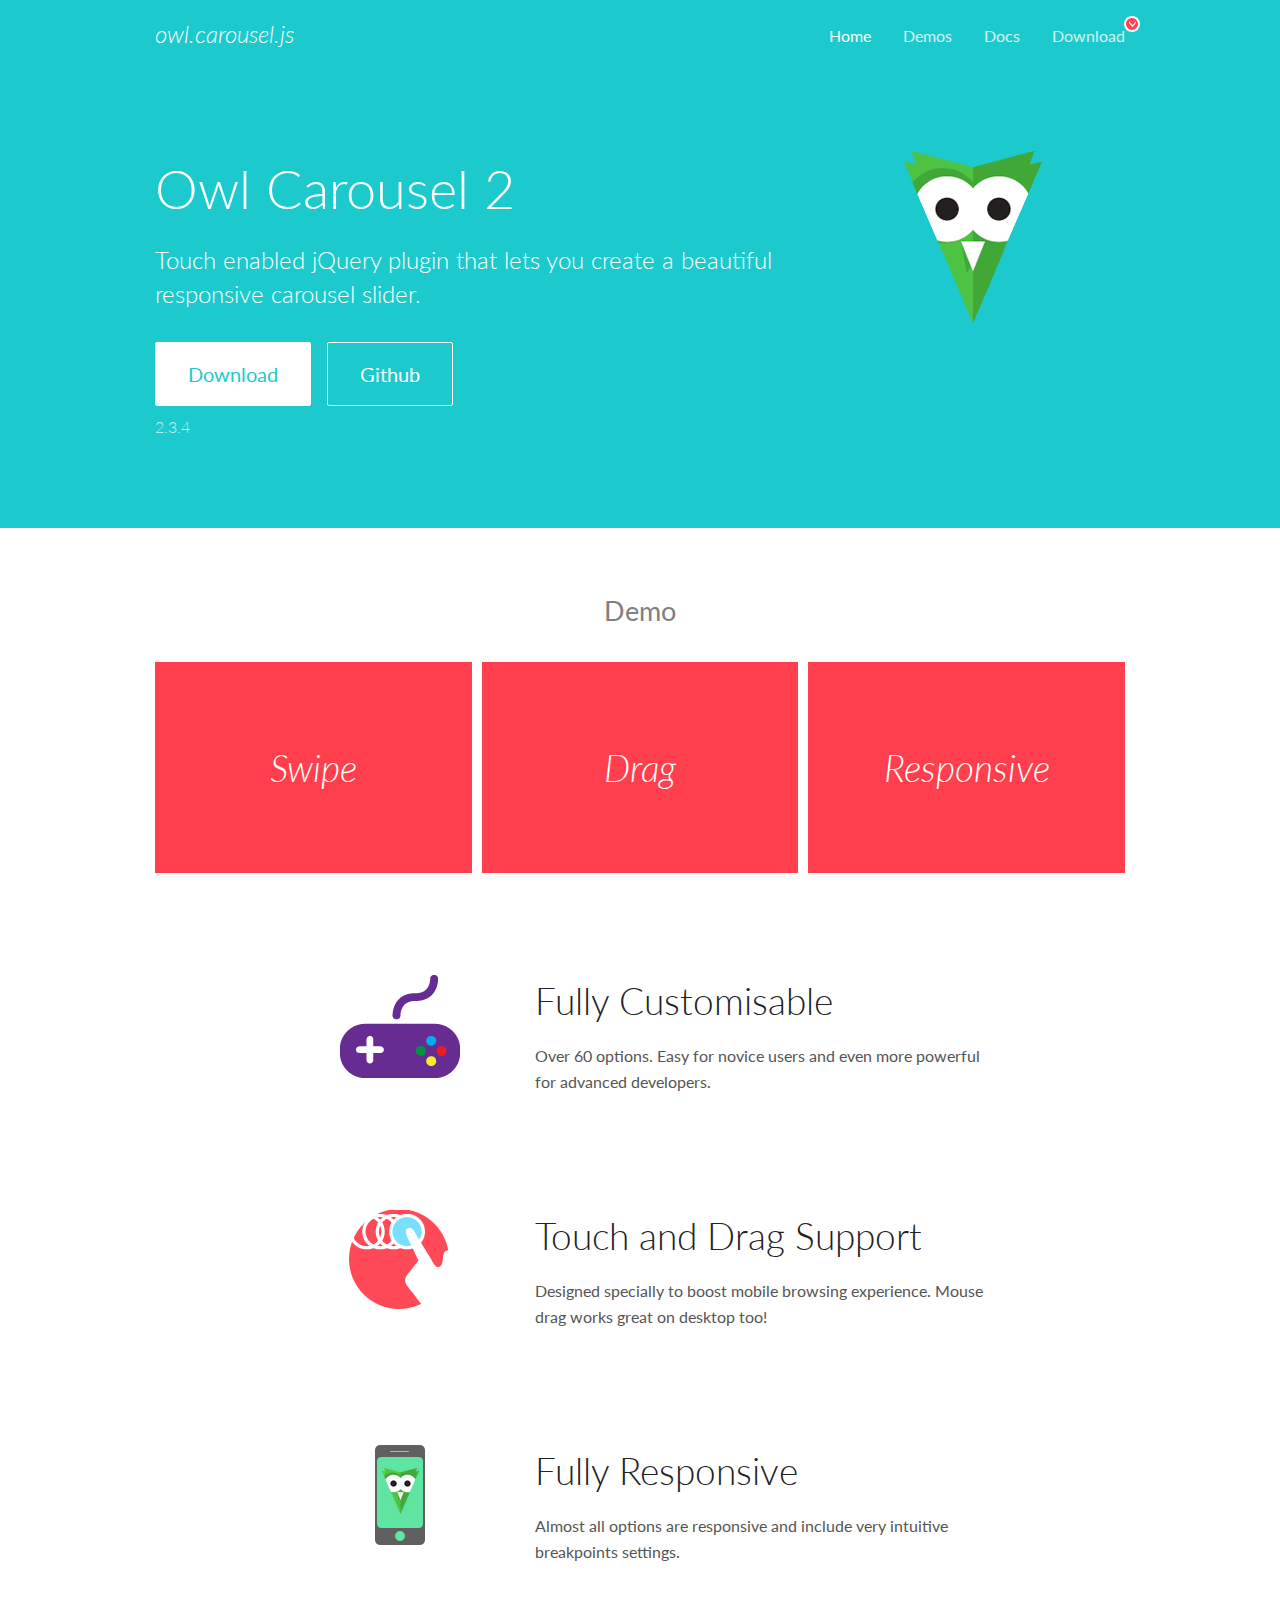
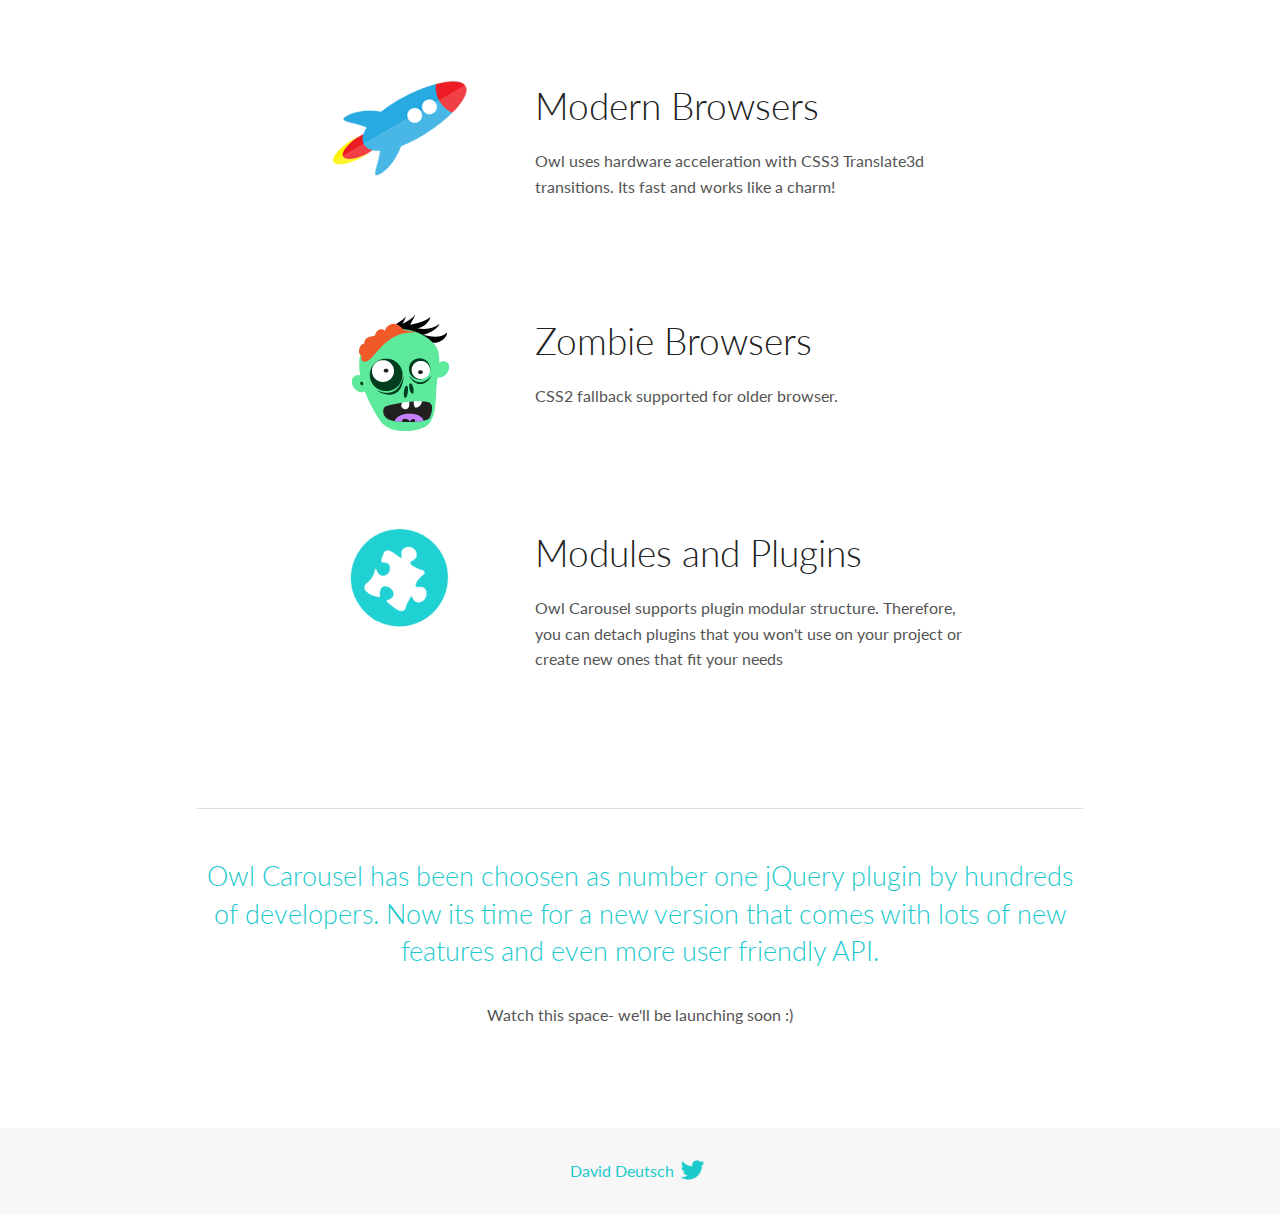
<file: webagency/OwlCarousel2-2.3.4/docs/index.html>
<!DOCTYPE html>
<html lang="en">
  <head>

    <!-- head -->
    <meta charset="utf-8">
    <meta name="msapplication-tap-highlight" content="no" />
    <meta name="viewport" content="width=device-width, initial-scale=1.0" />
    <meta name="description" content="Touch enabled jQuery plugin that lets you create beautiful responsive carousel slider.">
    <meta name="author" content="David Deutsch">
    <title>
      Home | Owl Carousel | 2.3.4
    </title>

    <!-- Stylesheets -->
    <link href='https://fonts.googleapis.com/css?family=Lato:300,400,700,400italic,300italic' rel='stylesheet' type='text/css'>
    <link rel="stylesheet" href="assets/css/docs.theme.min.css">

    <!-- Owl Stylesheets -->
    <link rel="stylesheet" href="assets/owlcarousel/assets/owl.carousel.min.css">
    <link rel="stylesheet" href="assets/owlcarousel/assets/owl.theme.default.min.css">

    <!-- HTML5 shim and Respond.js IE8 support of HTML5 elements and media queries -->

    <!--[if lt IE 9]>
      <script src="https://oss.maxcdn.com/libs/html5shiv/3.7.0/html5shiv.js"></script>
      <script src="https://oss.maxcdn.com/libs/respond.js/1.3.0/respond.min.js"></script>
    <![endif]-->

    <!-- Favicons -->
    <link rel="apple-touch-icon-precomposed" sizes="144x144" href="assets/ico/apple-touch-icon-144-precomposed.png">
    <link rel="shortcut icon" href="assets/ico/favicon.png">
    <link rel="shortcut icon" href="favicon.ico">

    <!-- Yeah i know js should not be in header. Its required for demos.-->

    <!-- javascript -->
    <script src="assets/vendors/jquery.min.js"></script>
    <script src="assets/owlcarousel/owl.carousel.js"></script>
  </head>
  <body>

    <!-- header -->
    <header class="header">
      <div class="row">
        <div class="large-12 columns">
          <div class="brand left">
            <h3>
              <a href="/OwlCarousel2/">owl.carousel.js</a> 
            </h3>
          </div>
          <a id="toggle-nav" class="right">
            <span></span> <span></span> <span></span> 
          </a> 
          <div class="nav-bar">
            <ul class="clearfix">
              <li class="active">
                <a href="/OwlCarousel2/index.html">Home</a> 
              </li>
              <li> <a href="/OwlCarousel2/demos/demos.html">Demos</a>  </li>
              <li> <a href="/OwlCarousel2/docs/started-welcome.html">Docs</a>  </li>
              <li>
                <a href="https://github.com/OwlCarousel2/OwlCarousel2/archive/2.3.4.zip">Download</a> 
                <span class="download"></span> 
              </li>
            </ul>
          </div>
        </div>
      </div>
    </header>

    <!-- home panel -->
    <section id="hero">
      <div class="row">
        <div class="large-8 medium-8 columns">
          <h1>Owl Carousel 2</h1>
          <h4>Touch enabled jQuery plugin that lets you create a beautiful responsive carousel slider.</h4>
          <a href="https://github.com/OwlCarousel2/OwlCarousel2/archive/2.3.4.zip" class="hero-button">Download</a> 
          <a href="https://github.com/OwlCarousel2/OwlCarousel2" class="hero-button outline">Github</a> 
          <p>2.3.4</p>
        </div>
        <div class="large-4 medium-4 columns">
          <img class="owl-logo" src="assets/img/owl-logo.png" alt="mr. Owl">
        </div>
      </div>
    </section>

    <!-- body -->
    <div class="home-demo">
      <div class="row">
        <div class="large-12 columns">
          <h3>Demo</h3>
          <div class="owl-carousel">
            <div class="item">
              <h2>Swipe</h2>
            </div>
            <div class="item">
              <h2>Drag</h2>
            </div>
            <div class="item">
              <h2>Responsive</h2>
            </div>
            <div class="item">
              <h2>CSS3</h2>
            </div>
            <div class="item">
              <h2>Fast</h2>
            </div>
            <div class="item">
              <h2>Easy</h2>
            </div>
            <div class="item">
              <h2>Free</h2>
            </div>
            <div class="item">
              <h2>Upgradable</h2>
            </div>
            <div class="item">
              <h2>Tons of options</h2>
            </div>
            <div class="item">
              <h2>Infinity</h2>
            </div>
            <div class="item">
              <h2>Auto Width</h2>
            </div>
          </div>
        </div>
      </div>
    </div>
    <script>
      var owl = $('.owl-carousel');
      owl.owlCarousel({
        margin: 10,
        loop: true,
        responsive: {
          0: {
            items: 1
          },
          600: {
            items: 2
          },
          1000: {
            items: 3
          }
        }
      })
    </script>

    <!-- features -->
    <div id="features">
      <div class="row">
        <div class="small-12 medium-9 small-centered columns">
          <section class="row feature">
            <div class="medium-4 small-12 columns">
              <img src="assets/img/feature-options.png" alt="">
            </div>
            <div class="medium-8 small-12 columns">
              <h2>Fully Customisable</h2>
              <p>Over 60 options. Easy for novice users and even more powerful for advanced developers.</p>
            </div>
          </section>
          <section class="row feature">
            <div class="medium-4 small-12 columns">
              <img src="assets/img/feature-drag.png" alt="">
            </div>
            <div class="medium-8 small-12 columns">
              <h2>Touch and Drag Support</h2>
              <p>Designed specially to boost mobile browsing experience. Mouse drag works great on desktop too!</p>
            </div>
          </section>
          <section class="row feature">
            <div class="medium-4 small-12 columns">
              <img src="assets/img/feature-responsive.png" alt="">
            </div>
            <div class="medium-8 small-12 columns">
              <h2>Fully Responsive</h2>
              <p>Almost all options are responsive and include very intuitive breakpoints settings.</p>
            </div>
          </section>
          <section class="row feature">
            <div class="medium-4 small-12 columns">
              <img src="assets/img/feature-modern.png" alt="">
            </div>
            <div class="medium-8 small-12 columns">
              <h2>Modern Browsers</h2>
              <p>Owl uses hardware acceleration with CSS3 Translate3d transitions. Its fast and works like a charm! </p>
            </div>
          </section>
          <section class="row feature">
            <div class="medium-4 small-12 columns">
              <img src="assets/img/feature-zombie.png" alt="">
            </div>
            <div class="medium-8 small-12 columns">
              <h2>Zombie Browsers</h2>
              <p>CSS2 fallback supported for older browser.</p>
            </div>
          </section>
          <section class="row feature">
            <div class="medium-4 small-12 columns">
              <img src="assets/img/feature-module.png" alt="">
            </div>
            <div class="medium-8 small-12 columns">
              <h2>Modules and Plugins</h2>
              <p>Owl Carousel supports plugin modular structure. Therefore, you can detach plugins that you won&#x27;t use on your project or create new ones that fit your needs</p>
            </div>
          </section>
        </div>
      </div>
    </div>

    <!-- footer -->
    <section id="teaser-text">
      <div class="row">
        <div class="small-12 medium-11 small-centered columns">
          <hr>
          <h3 id="owl-carousel-has-been-choosen-as-number-one-jquery-plugin-by-hundreds-of-developers-now-its-time-for-a-new-version-that-comes-with-lots-of-new-features-and-even-more-user-friendly-api-">Owl Carousel has been choosen as number one jQuery plugin by hundreds of developers. Now its time for a new version that comes with lots of new features and even more user friendly API.</h3>
          <p>Watch this space- we&#39;ll be launching soon :)</p>
        </div>
      </div>
    </section>

    <!-- footer -->
    <footer class="footer">
      <div class="row">
        <div class="large-12 columns">
          <h5>
            <a href="/OwlCarousel2/docs/support-contact.html">David Deutsch</a> 
            <a id="custom-tweet-button" href="https://twitter.com/share?url=https://github.com/OwlCarousel2/OwlCarousel2&text=Owl Carousel - This is so awesome! " target="_blank"></a> 
          </h5>
        </div>
      </div>
    </footer>

    <!-- vendors -->
    <script src="assets/vendors/highlight.js"></script>
    <script src="assets/js/app.js"></script>
  </body>
</html>
</file>
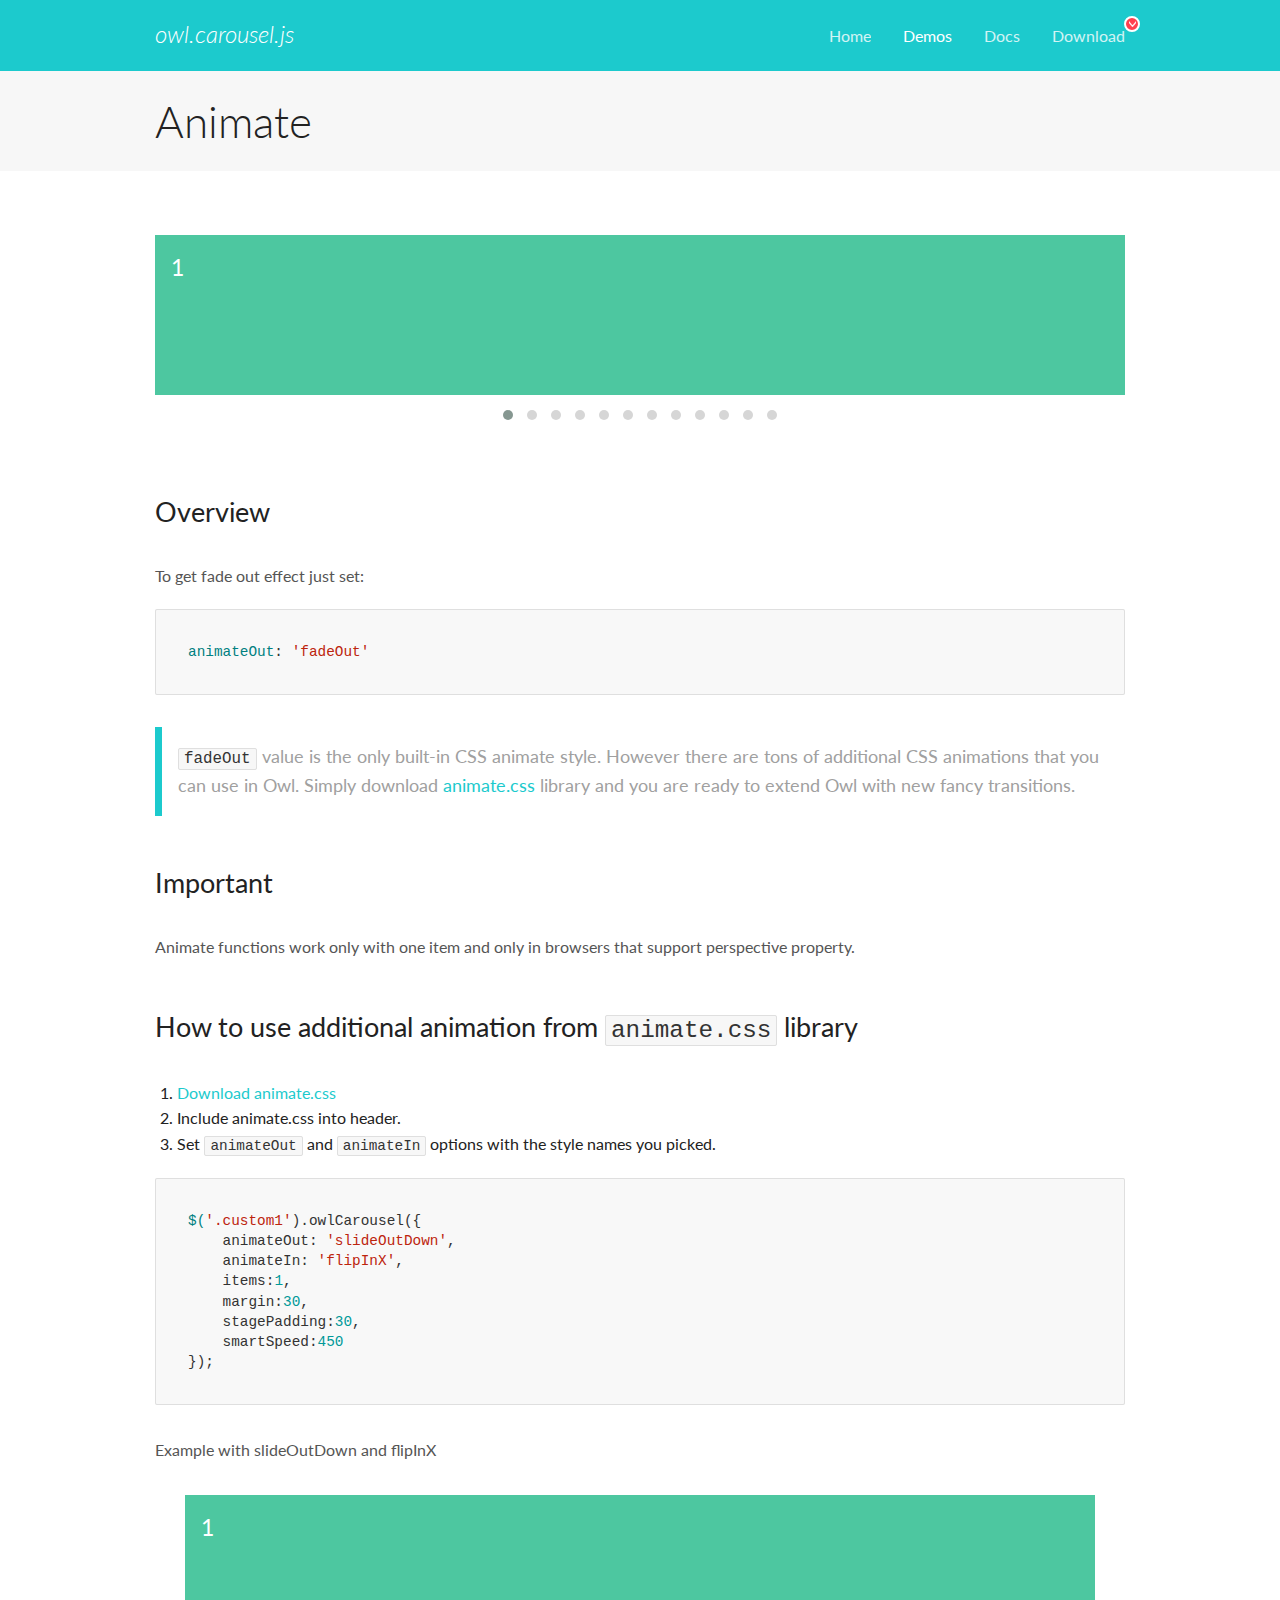
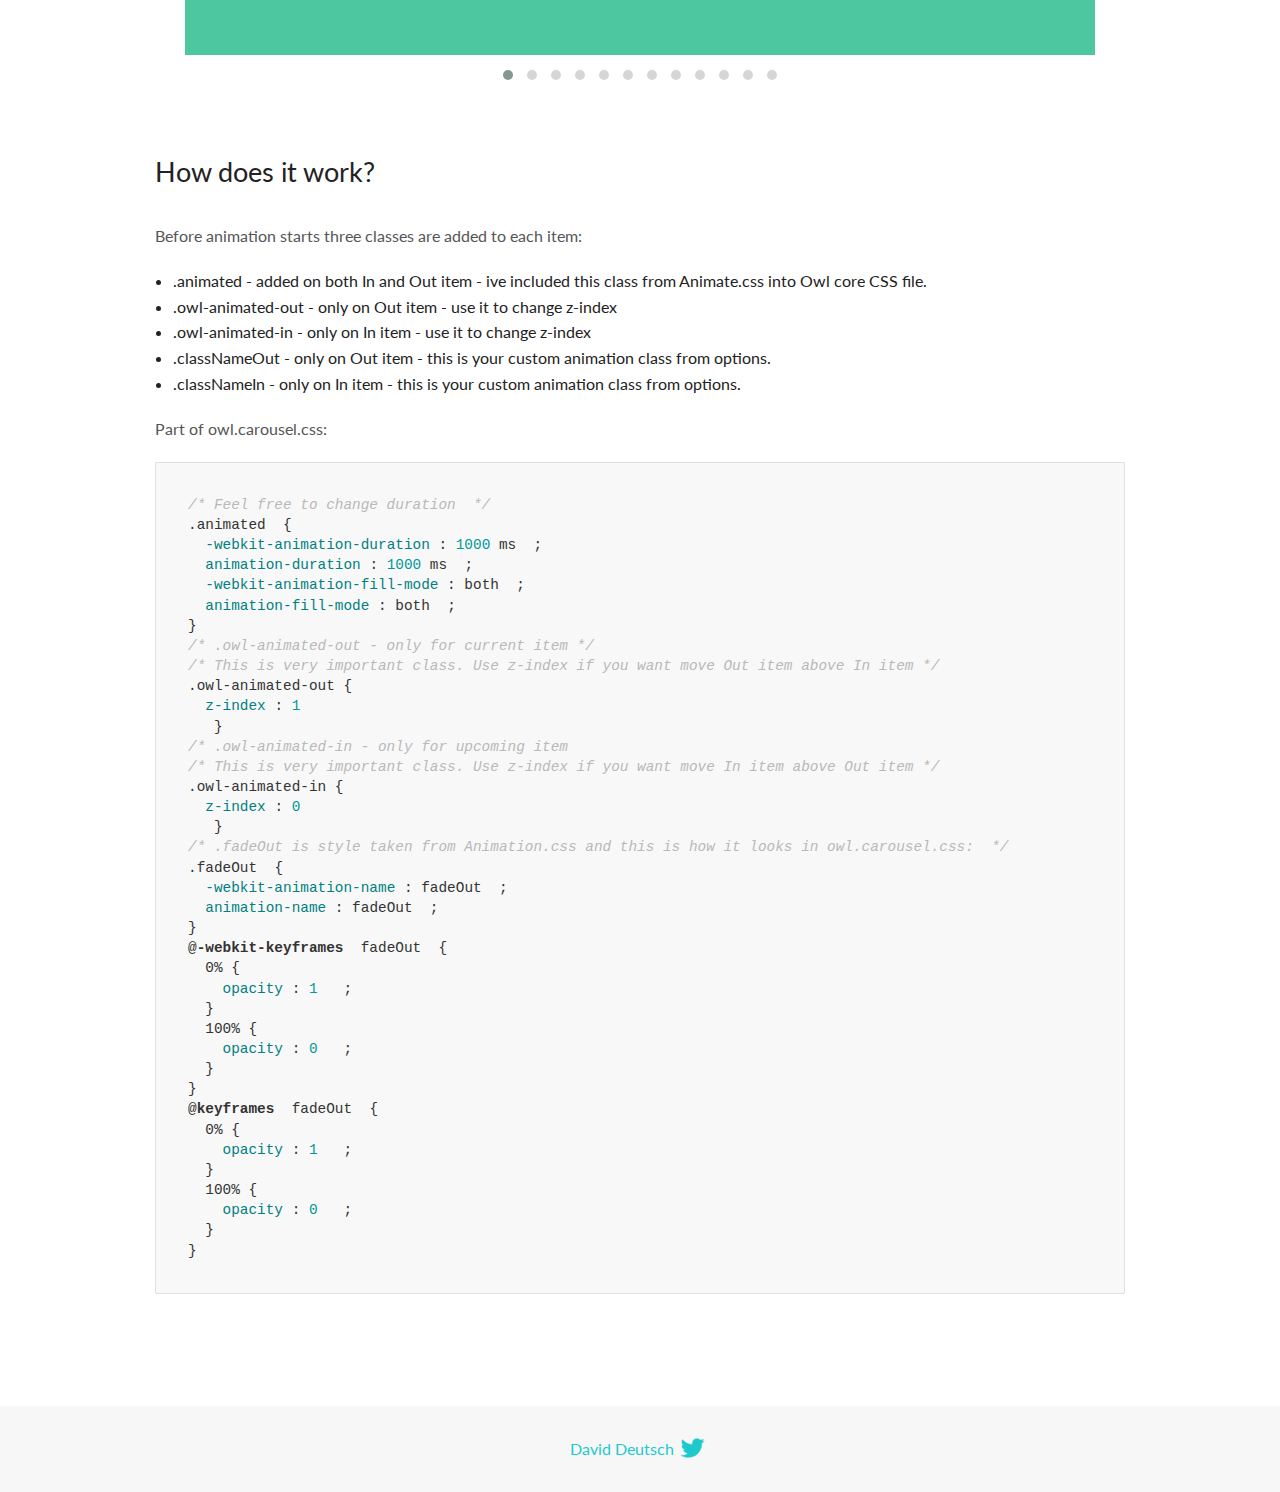
<file: webagency/OwlCarousel2-2.3.4/docs/demos/animate.html>
<!DOCTYPE html>
<html lang="en">
  <head>

    <!-- head -->
    <meta charset="utf-8">
    <meta name="msapplication-tap-highlight" content="no" />
    <meta name="viewport" content="width=device-width, initial-scale=1.0" />
    <meta name="description" content="Animate carousel">
    <meta name="author" content="David Deutsch">
    <title>
      Animate Demo | Owl Carousel | 2.3.4
    </title>

    <!-- Stylesheets -->
    <link href='https://fonts.googleapis.com/css?family=Lato:300,400,700,400italic,300italic' rel='stylesheet' type='text/css'>
    <link rel="stylesheet" href="../assets/css/docs.theme.min.css">

    <!-- Owl Stylesheets -->
    <link rel="stylesheet" href="../assets/owlcarousel/assets/owl.carousel.min.css">
    <link rel="stylesheet" href="../assets/owlcarousel/assets/owl.theme.default.min.css">

    <!-- HTML5 shim and Respond.js IE8 support of HTML5 elements and media queries -->

    <!--[if lt IE 9]>
      <script src="https://oss.maxcdn.com/libs/html5shiv/3.7.0/html5shiv.js"></script>
      <script src="https://oss.maxcdn.com/libs/respond.js/1.3.0/respond.min.js"></script>
    <![endif]-->

    <!-- Favicons -->
    <link rel="apple-touch-icon-precomposed" sizes="144x144" href="../assets/ico/apple-touch-icon-144-precomposed.png">
    <link rel="shortcut icon" href="../assets/ico/favicon.png">
    <link rel="shortcut icon" href="favicon.ico">

    <!-- Yeah i know js should not be in header. Its required for demos.-->

    <!-- javascript -->
    <script src="../assets/vendors/jquery.min.js"></script>
    <script src="../assets/owlcarousel/owl.carousel.js"></script>
  </head>
  <body>

    <!-- header -->
    <header class="header">
      <div class="row">
        <div class="large-12 columns">
          <div class="brand left">
            <h3>
              <a href="/OwlCarousel2/">owl.carousel.js</a> 
            </h3>
          </div>
          <a id="toggle-nav" class="right">
            <span></span> <span></span> <span></span> 
          </a> 
          <div class="nav-bar">
            <ul class="clearfix">
              <li> <a href="/OwlCarousel2/index.html">Home</a>  </li>
              <li class="active">
                <a href="/OwlCarousel2/demos/demos.html">Demos</a> 
              </li>
              <li> <a href="/OwlCarousel2/docs/started-welcome.html">Docs</a>  </li>
              <li>
                <a href="https://github.com/OwlCarousel2/OwlCarousel2/archive/2.3.4.zip">Download</a> 
                <span class="download"></span> 
              </li>
            </ul>
          </div>
        </div>
      </div>
    </header>

    <!-- title -->
    <section class="title">
      <div class="row">
        <div class="large-12 columns">
          <h1>Animate</h1>
        </div>
      </div>
    </section>

    <!--  Demos -->
    <section id="demos">
      <div class="row">
        <div class="large-12 columns">
          <div class="fadeOut owl-carousel owl-theme">
            <div class="item">
              <h4>1</h4>
            </div>
            <div class="item">
              <h4>2</h4>
            </div>
            <div class="item">
              <h4>3</h4>
            </div>
            <div class="item">
              <h4>4</h4>
            </div>
            <div class="item">
              <h4>5</h4>
            </div>
            <div class="item">
              <h4>6</h4>
            </div>
            <div class="item">
              <h4>7</h4>
            </div>
            <div class="item">
              <h4>8</h4>
            </div>
            <div class="item">
              <h4>9</h4>
            </div>
            <div class="item">
              <h4>10</h4>
            </div>
            <div class="item">
              <h4>11</h4>
            </div>
            <div class="item">
              <h4>12</h4>
            </div>
          </div>
          <h3 id="overview">Overview</h3>
          <p>To get fade out effect just set:</p>
          <pre><code>animateOut: &#39;fadeOut&#39;</code></pre>
          <blockquote>
            <p><code>fadeOut</code> value is the only built-in CSS animate style. However there are tons of additional CSS animations that you can use in Owl. Simply download
              <a href="https://daneden.github.io/animate.css/">animate.css</a>  library and you are ready to extend Owl with new fancy transitions.</p>
          </blockquote>
          <h3 id="important">Important</h3>
          <p>Animate functions work only with one item and only in browsers that support perspective property.</p>
          <h3 id="how-to-use-additional-animation-from-animate-css-library">How to use additional animation from <code>animate.css</code> library</h3>
          <ol>
            <li> <a href="https://daneden.github.io/animate.css/">Download animate.css</a>  </li>
            <li>Include animate.css into header.</li>
            <li>Set <code>animateOut</code> and <code>animateIn</code> options with the style names you picked.</li>
          </ol>
          <pre><code>$(&#39;.custom1&#39;).owlCarousel({
    animateOut: &#39;slideOutDown&#39;,
    animateIn: &#39;flipInX&#39;,
    items:1,
    margin:30,
    stagePadding:30,
    smartSpeed:450
});</code></pre>
          <p>Example with slideOutDown and flipInX</p>
          <div class="custom1 owl-carousel owl-theme">
            <div class="item">
              <h4>1</h4>
            </div>
            <div class="item">
              <h4>2</h4>
            </div>
            <div class="item">
              <h4>3</h4>
            </div>
            <div class="item">
              <h4>4</h4>
            </div>
            <div class="item">
              <h4>5</h4>
            </div>
            <div class="item">
              <h4>6</h4>
            </div>
            <div class="item">
              <h4>7</h4>
            </div>
            <div class="item">
              <h4>8</h4>
            </div>
            <div class="item">
              <h4>9</h4>
            </div>
            <div class="item">
              <h4>10</h4>
            </div>
            <div class="item">
              <h4>11</h4>
            </div>
            <div class="item">
              <h4>12</h4>
            </div>
          </div>
          <h3 id="how-does-it-work-">How does it work?</h3>
          <p>Before animation starts three classes are added to each item:</p>
          <ul>
            <li>.animated - added on both In and Out item - ive included this class from Animate.css into Owl core CSS file.</li>
            <li>.owl-animated-out - only on Out item - use it to change z-index</li>
            <li>.owl-animated-in - only on In item - use it to change z-index</li>
            <li>.classNameOut - only on Out item - this is your custom animation class from options.</li>
            <li>.classNameIn - only on In item - this is your custom animation class from options.</li>
          </ul>
          <p>Part of owl.carousel.css:</p>
          <pre><code class="language-css"><span class="comment">/* Feel free to change duration  */</span> 
<span class="class">.animated</span>  <span class="rules">{
  <span class="rule"><span class="attribute">-webkit-animation-duration</span> :<span class="value"> <span class="number">1000</span> ms</span> </span> ;
  <span class="rule"><span class="attribute">animation-duration</span> :<span class="value"> <span class="number">1000</span> ms</span> </span> ;
  <span class="rule"><span class="attribute">-webkit-animation-fill-mode</span> :<span class="value"> both</span> </span> ;
  <span class="rule"><span class="attribute">animation-fill-mode</span> :<span class="value"> both</span> </span> ;
<span class="rule">}</span> </span> 
<span class="comment">/* .owl-animated-out - only for current item */</span> 
<span class="comment">/* This is very important class. Use z-index if you want move Out item above In item */</span> 
<span class="class">.owl-animated-out</span> <span class="rules">{
  <span class="rule"><span class="attribute">z-index</span> :<span class="value"> <span class="number">1</span> 
</span> </span> </span> }
<span class="comment">/* .owl-animated-in - only for upcoming item
/* This is very important class. Use z-index if you want move In item above Out item */</span> 
<span class="class">.owl-animated-in</span> <span class="rules">{
  <span class="rule"><span class="attribute">z-index</span> :<span class="value"> <span class="number">0</span> 
</span> </span> </span> }
<span class="comment">/* .fadeOut is style taken from Animation.css and this is how it looks in owl.carousel.css:  */</span> 
<span class="class">.fadeOut</span>  <span class="rules">{
  <span class="rule"><span class="attribute">-webkit-animation-name</span> :<span class="value"> fadeOut</span> </span> ;
  <span class="rule"><span class="attribute">animation-name</span> :<span class="value"> fadeOut</span> </span> ;
<span class="rule">}</span> </span> 
<span class="at_rule">@<span class="keyword">-webkit-keyframes</span>  fadeOut </span> {
  0% <span class="rules">{
    <span class="rule"><span class="attribute">opacity</span> :<span class="value"> <span class="number">1</span> </span> </span> ;
  <span class="rule">}</span> </span> 
  100% <span class="rules">{
    <span class="rule"><span class="attribute">opacity</span> :<span class="value"> <span class="number">0</span> </span> </span> ;
  <span class="rule">}</span> </span> 
}
<span class="at_rule">@<span class="keyword">keyframes</span>  fadeOut </span> {
  0% <span class="rules">{
    <span class="rule"><span class="attribute">opacity</span> :<span class="value"> <span class="number">1</span> </span> </span> ;
  <span class="rule">}</span> </span> 
  100% <span class="rules">{
    <span class="rule"><span class="attribute">opacity</span> :<span class="value"> <span class="number">0</span> </span> </span> ;
  <span class="rule">}</span> </span> 
}</code></pre>
          <link rel="stylesheet" href="../assets/css/animate.css">
          <script>
            jQuery(document).ready(function($) {
              $('.fadeOut').owlCarousel({
                items: 1,
                animateOut: 'fadeOut',
                loop: true,
                margin: 10,
              });
              $('.custom1').owlCarousel({
                animateOut: 'slideOutDown',
                animateIn: 'flipInX',
                items: 1,
                margin: 30,
                stagePadding: 30,
                smartSpeed: 450
              });
            });
          </script>
        </div>
      </div>
    </section>

    <!-- footer -->
    <footer class="footer">
      <div class="row">
        <div class="large-12 columns">
          <h5>
            <a href="/OwlCarousel2/docs/support-contact.html">David Deutsch</a> 
            <a id="custom-tweet-button" href="https://twitter.com/share?url=https://github.com/OwlCarousel2/OwlCarousel2&text=Owl Carousel - This is so awesome! " target="_blank"></a> 
          </h5>
        </div>
      </div>
    </footer>

    <!-- vendors -->
    <script src="../assets/vendors/highlight.js"></script>
    <script src="../assets/js/app.js"></script>
  </body>
</html>
</file>
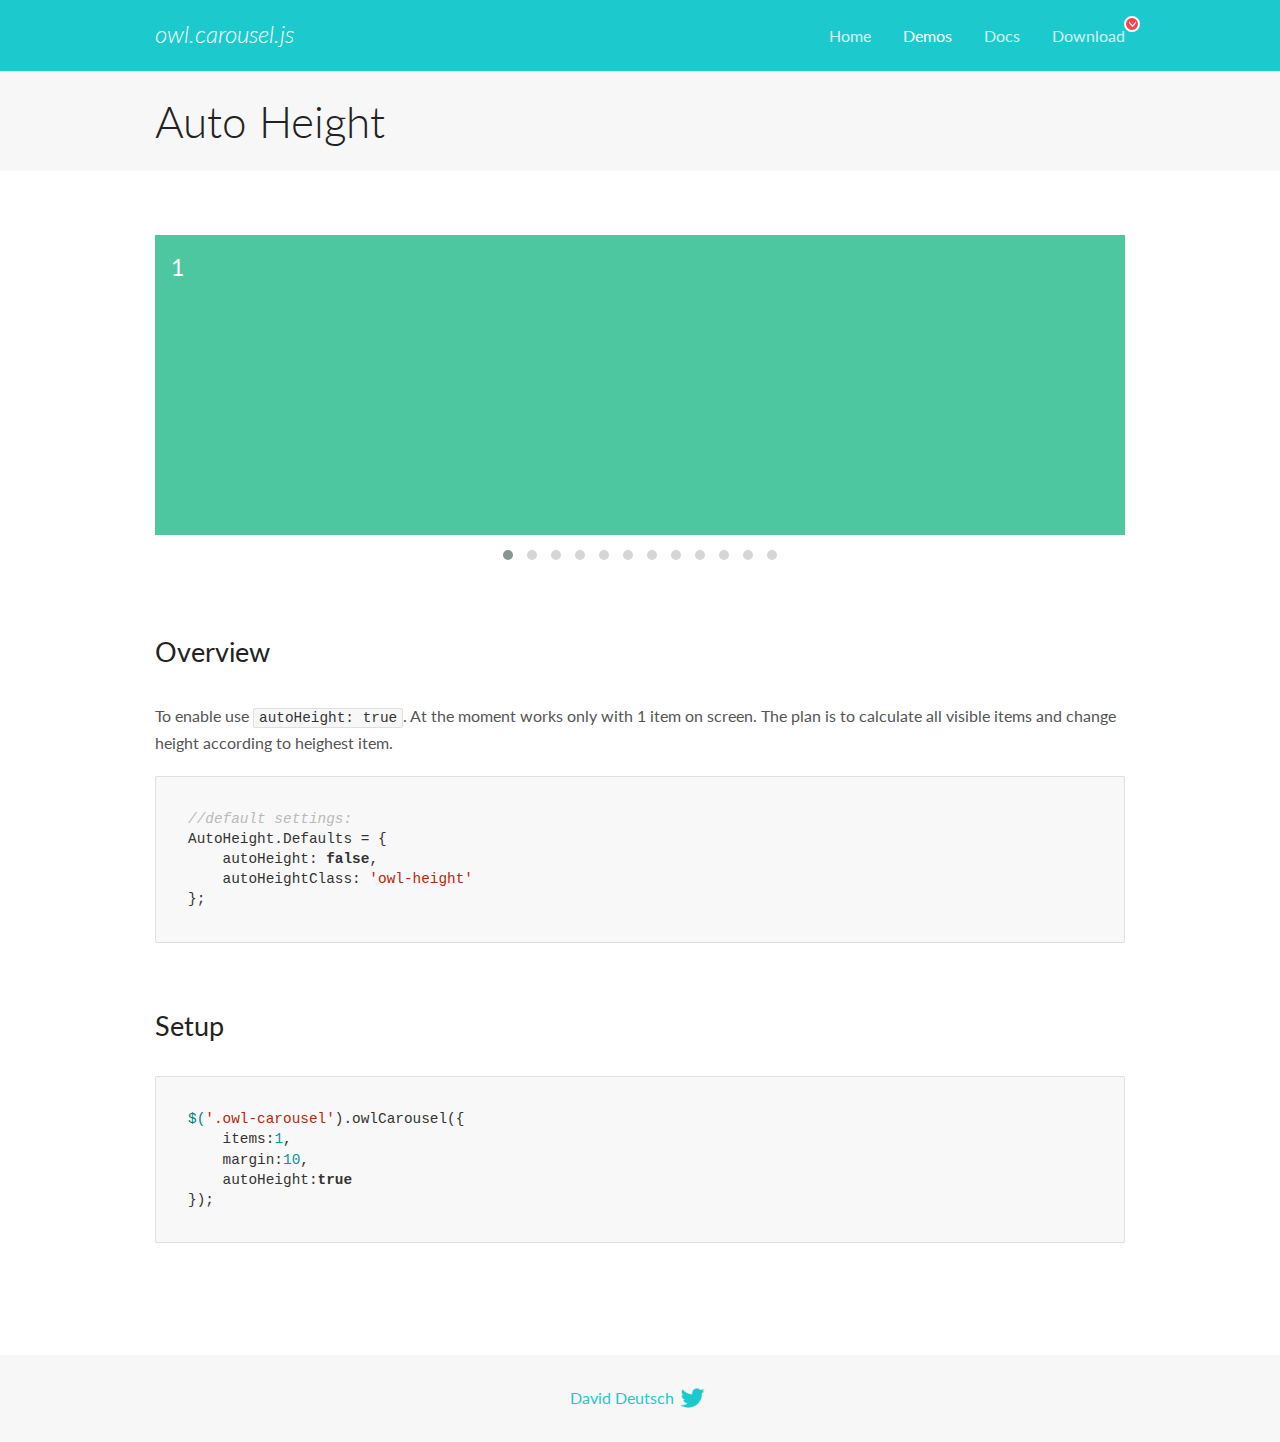
<file: webagency/OwlCarousel2-2.3.4/docs/demos/autoheight.html>
<!DOCTYPE html>
<html lang="en">
  <head>

    <!-- head -->
    <meta charset="utf-8">
    <meta name="msapplication-tap-highlight" content="no" />
    <meta name="viewport" content="width=device-width, initial-scale=1.0" />
    <meta name="description" content="autoHeight usage demo">
    <meta name="author" content="David Deutsch">
    <title>
      Auto Height Demo | Owl Carousel | 2.3.4
    </title>

    <!-- Stylesheets -->
    <link href='https://fonts.googleapis.com/css?family=Lato:300,400,700,400italic,300italic' rel='stylesheet' type='text/css'>
    <link rel="stylesheet" href="../assets/css/docs.theme.min.css">

    <!-- Owl Stylesheets -->
    <link rel="stylesheet" href="../assets/owlcarousel/assets/owl.carousel.min.css">
    <link rel="stylesheet" href="../assets/owlcarousel/assets/owl.theme.default.min.css">

    <!-- HTML5 shim and Respond.js IE8 support of HTML5 elements and media queries -->

    <!--[if lt IE 9]>
      <script src="https://oss.maxcdn.com/libs/html5shiv/3.7.0/html5shiv.js"></script>
      <script src="https://oss.maxcdn.com/libs/respond.js/1.3.0/respond.min.js"></script>
    <![endif]-->

    <!-- Favicons -->
    <link rel="apple-touch-icon-precomposed" sizes="144x144" href="../assets/ico/apple-touch-icon-144-precomposed.png">
    <link rel="shortcut icon" href="../assets/ico/favicon.png">
    <link rel="shortcut icon" href="favicon.ico">

    <!-- Yeah i know js should not be in header. Its required for demos.-->

    <!-- javascript -->
    <script src="../assets/vendors/jquery.min.js"></script>
    <script src="../assets/owlcarousel/owl.carousel.js"></script>
  </head>
  <body>

    <!-- header -->
    <header class="header">
      <div class="row">
        <div class="large-12 columns">
          <div class="brand left">
            <h3>
              <a href="/OwlCarousel2/">owl.carousel.js</a> 
            </h3>
          </div>
          <a id="toggle-nav" class="right">
            <span></span> <span></span> <span></span> 
          </a> 
          <div class="nav-bar">
            <ul class="clearfix">
              <li> <a href="/OwlCarousel2/index.html">Home</a>  </li>
              <li class="active">
                <a href="/OwlCarousel2/demos/demos.html">Demos</a> 
              </li>
              <li> <a href="/OwlCarousel2/docs/started-welcome.html">Docs</a>  </li>
              <li>
                <a href="https://github.com/OwlCarousel2/OwlCarousel2/archive/2.3.4.zip">Download</a> 
                <span class="download"></span> 
              </li>
            </ul>
          </div>
        </div>
      </div>
    </header>

    <!-- title -->
    <section class="title">
      <div class="row">
        <div class="large-12 columns">
          <h1>Auto Height</h1>
        </div>
      </div>
    </section>

    <!--  Demos -->
    <section id="demos">
      <div class="row">
        <div class="large-12 columns">
          <div class="owl-carousel owl-theme">
            <div class="item" style="height:300px">
              <h4>1</h4>
            </div>
            <div class="item" style="height:100px">
              <h4>2</h4>
            </div>
            <div class="item" style="height:500px">
              <h4>3</h4>
            </div>
            <div class="item" style="height:250px">
              <h4>4</h4>
            </div>
            <div class="item" style="height:400px">
              <h4>5</h4>
            </div>
            <div class="item" style="height:500px">
              <h4>6</h4>
            </div>
            <div class="item" style="height:600px">
              <h4>7</h4>
            </div>
            <div class="item" style="height:400px">
              <h4>8</h4>
            </div>
            <div class="item" style="height:300px">
              <h4>9</h4>
            </div>
            <div class="item" style="height:350px">
              <h4>10</h4>
            </div>
            <div class="item" style="height:200px">
              <h4>11</h4>
            </div>
            <div class="item" style="height:150px">
              <h4>12</h4>
            </div>
          </div>
          <h3 id="overview">Overview</h3>
          <p>To enable use <code>autoHeight: true</code>. At the moment works only with 1 item on screen. The plan is to calculate all visible items and change height according to heighest item.</p>
          <pre><code>//default settings:
AutoHeight.Defaults = {
    autoHeight: false,
    autoHeightClass: &#39;owl-height&#39;
};</code></pre>
          <h3 id="setup">Setup</h3>
          <pre><code>$(&#39;.owl-carousel&#39;).owlCarousel({
    items:1,
    margin:10,
    autoHeight:true
});</code></pre>
          <script>
            $(document).ready(function() {
              $('.owl-carousel').owlCarousel({
                items: 1,
                margin: 10,
                autoHeight: true
              });
            })
          </script>
        </div>
      </div>
    </section>

    <!-- footer -->
    <footer class="footer">
      <div class="row">
        <div class="large-12 columns">
          <h5>
            <a href="/OwlCarousel2/docs/support-contact.html">David Deutsch</a> 
            <a id="custom-tweet-button" href="https://twitter.com/share?url=https://github.com/OwlCarousel2/OwlCarousel2&text=Owl Carousel - This is so awesome! " target="_blank"></a> 
          </h5>
        </div>
      </div>
    </footer>

    <!-- vendors -->
    <script src="../assets/vendors/highlight.js"></script>
    <script src="../assets/js/app.js"></script>
  </body>
</html>
</file>
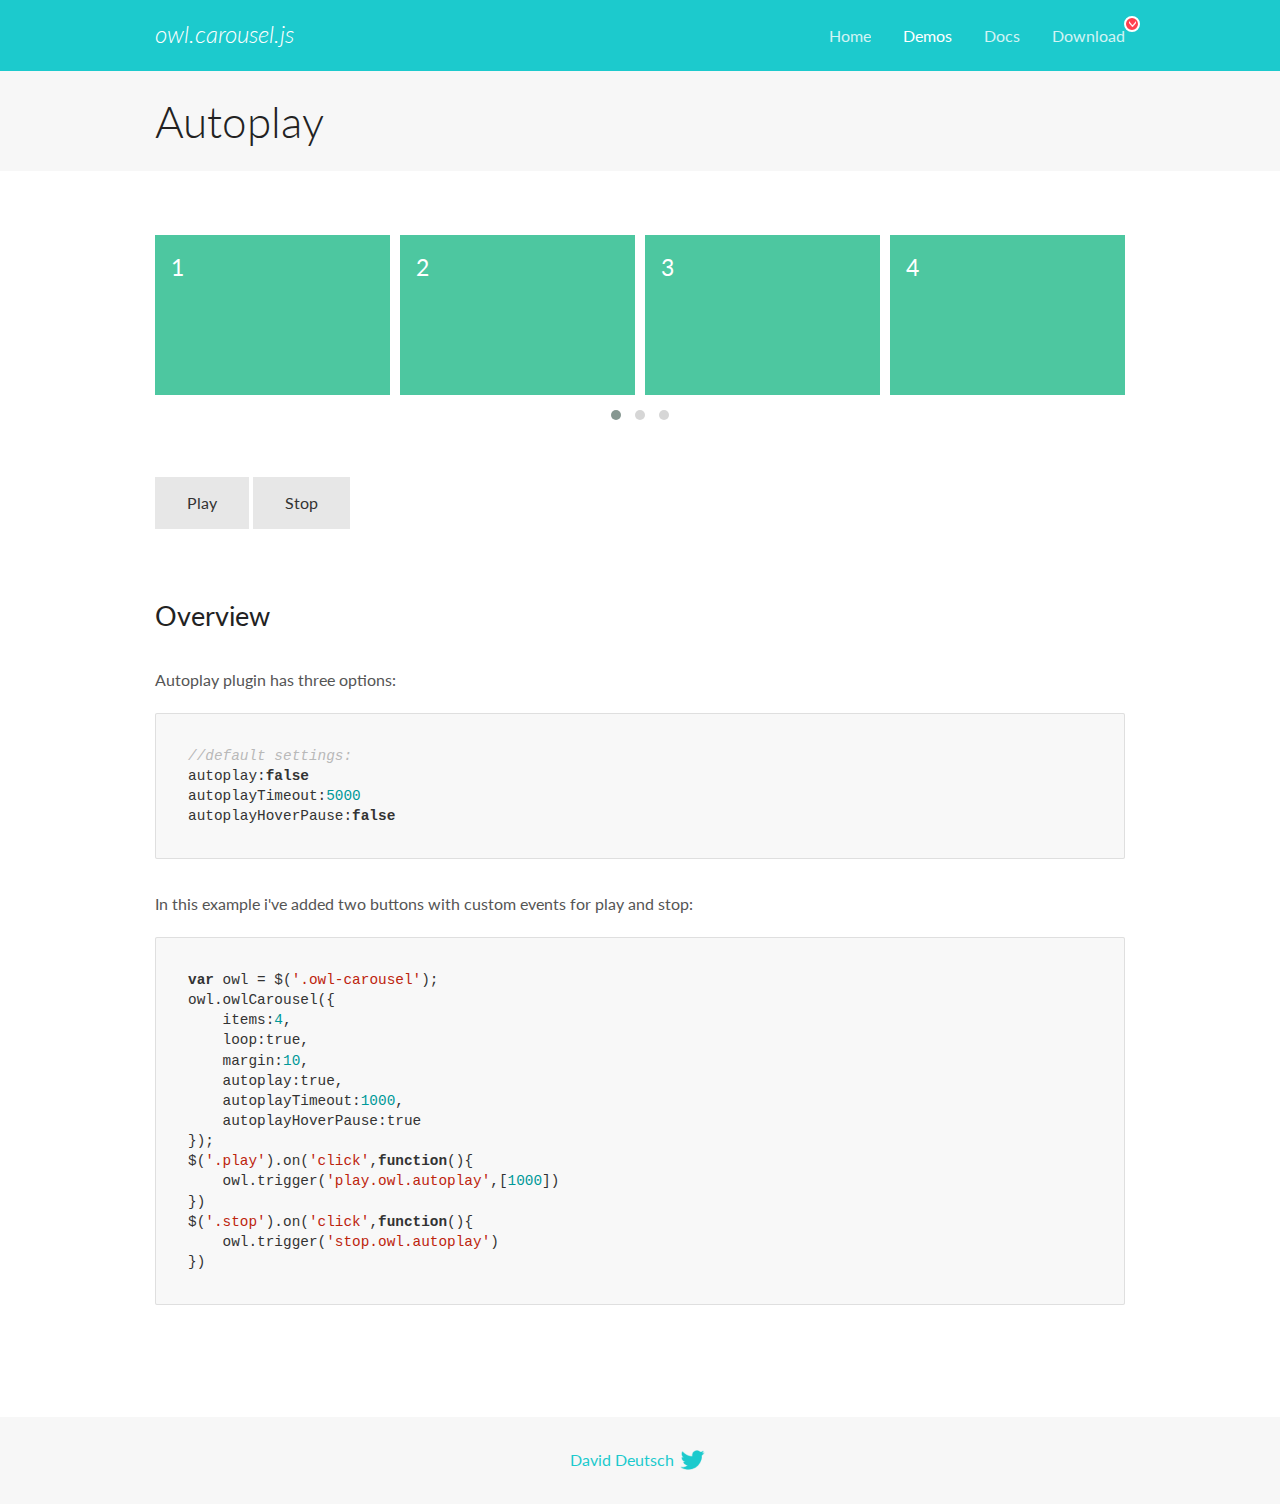
<file: webagency/OwlCarousel2-2.3.4/docs/demos/autoplay.html>
<!DOCTYPE html>
<html lang="en">
  <head>

    <!-- head -->
    <meta charset="utf-8">
    <meta name="msapplication-tap-highlight" content="no" />
    <meta name="viewport" content="width=device-width, initial-scale=1.0" />
    <meta name="description" content="Autoplay usage demo">
    <meta name="author" content="David Deutsch">
    <title>
      Autoplay Demo | Owl Carousel | 2.3.4
    </title>

    <!-- Stylesheets -->
    <link href='https://fonts.googleapis.com/css?family=Lato:300,400,700,400italic,300italic' rel='stylesheet' type='text/css'>
    <link rel="stylesheet" href="../assets/css/docs.theme.min.css">

    <!-- Owl Stylesheets -->
    <link rel="stylesheet" href="../assets/owlcarousel/assets/owl.carousel.min.css">
    <link rel="stylesheet" href="../assets/owlcarousel/assets/owl.theme.default.min.css">

    <!-- HTML5 shim and Respond.js IE8 support of HTML5 elements and media queries -->

    <!--[if lt IE 9]>
      <script src="https://oss.maxcdn.com/libs/html5shiv/3.7.0/html5shiv.js"></script>
      <script src="https://oss.maxcdn.com/libs/respond.js/1.3.0/respond.min.js"></script>
    <![endif]-->

    <!-- Favicons -->
    <link rel="apple-touch-icon-precomposed" sizes="144x144" href="../assets/ico/apple-touch-icon-144-precomposed.png">
    <link rel="shortcut icon" href="../assets/ico/favicon.png">
    <link rel="shortcut icon" href="favicon.ico">

    <!-- Yeah i know js should not be in header. Its required for demos.-->

    <!-- javascript -->
    <script src="../assets/vendors/jquery.min.js"></script>
    <script src="../assets/owlcarousel/owl.carousel.js"></script>
  </head>
  <body>

    <!-- header -->
    <header class="header">
      <div class="row">
        <div class="large-12 columns">
          <div class="brand left">
            <h3>
              <a href="/OwlCarousel2/">owl.carousel.js</a> 
            </h3>
          </div>
          <a id="toggle-nav" class="right">
            <span></span> <span></span> <span></span> 
          </a> 
          <div class="nav-bar">
            <ul class="clearfix">
              <li> <a href="/OwlCarousel2/index.html">Home</a>  </li>
              <li class="active">
                <a href="/OwlCarousel2/demos/demos.html">Demos</a> 
              </li>
              <li> <a href="/OwlCarousel2/docs/started-welcome.html">Docs</a>  </li>
              <li>
                <a href="https://github.com/OwlCarousel2/OwlCarousel2/archive/2.3.4.zip">Download</a> 
                <span class="download"></span> 
              </li>
            </ul>
          </div>
        </div>
      </div>
    </header>

    <!-- title -->
    <section class="title">
      <div class="row">
        <div class="large-12 columns">
          <h1>Autoplay</h1>
        </div>
      </div>
    </section>

    <!--  Demos -->
    <section id="demos">
      <div class="row">
        <div class="large-12 columns">
          <div class="owl-carousel owl-theme">
            <div class="item">
              <h4>1</h4>
            </div>
            <div class="item">
              <h4>2</h4>
            </div>
            <div class="item">
              <h4>3</h4>
            </div>
            <div class="item">
              <h4>4</h4>
            </div>
            <div class="item">
              <h4>5</h4>
            </div>
            <div class="item">
              <h4>6</h4>
            </div>
            <div class="item">
              <h4>7</h4>
            </div>
            <div class="item">
              <h4>8</h4>
            </div>
            <div class="item">
              <h4>9</h4>
            </div>
            <div class="item">
              <h4>10</h4>
            </div>
            <div class="item">
              <h4>11</h4>
            </div>
            <div class="item">
              <h4>12</h4>
            </div>
          </div>
          <a class="button secondary play">Play</a> 
          <a class="button secondary stop">Stop</a> 
          <h3 id="overview">Overview</h3>
          <p>Autoplay plugin has three options:</p>
          <pre><code>//default settings:
autoplay:false
autoplayTimeout:5000
autoplayHoverPause:false</code></pre>
          <p>In this example i&#39;ve added two buttons with custom events for play and stop:</p>
          <pre><code>var owl = $(&#39;.owl-carousel&#39;);
owl.owlCarousel({
    items:4,
    loop:true,
    margin:10,
    autoplay:true,
    autoplayTimeout:1000,
    autoplayHoverPause:true
});
$(&#39;.play&#39;).on(&#39;click&#39;,function(){
    owl.trigger(&#39;play.owl.autoplay&#39;,[1000])
})
$(&#39;.stop&#39;).on(&#39;click&#39;,function(){
    owl.trigger(&#39;stop.owl.autoplay&#39;)
})</code></pre>
          <script>
            $(document).ready(function() {
              var owl = $('.owl-carousel');
              owl.owlCarousel({
                items: 4,
                loop: true,
                margin: 10,
                autoplay: true,
                autoplayTimeout: 1000,
                autoplayHoverPause: true
              });
              $('.play').on('click', function() {
                owl.trigger('play.owl.autoplay', [1000])
              })
              $('.stop').on('click', function() {
                owl.trigger('stop.owl.autoplay')
              })
            })
          </script>
        </div>
      </div>
    </section>

    <!-- footer -->
    <footer class="footer">
      <div class="row">
        <div class="large-12 columns">
          <h5>
            <a href="/OwlCarousel2/docs/support-contact.html">David Deutsch</a> 
            <a id="custom-tweet-button" href="https://twitter.com/share?url=https://github.com/OwlCarousel2/OwlCarousel2&text=Owl Carousel - This is so awesome! " target="_blank"></a> 
          </h5>
        </div>
      </div>
    </footer>

    <!-- vendors -->
    <script src="../assets/vendors/highlight.js"></script>
    <script src="../assets/js/app.js"></script>
  </body>
</html>
</file>
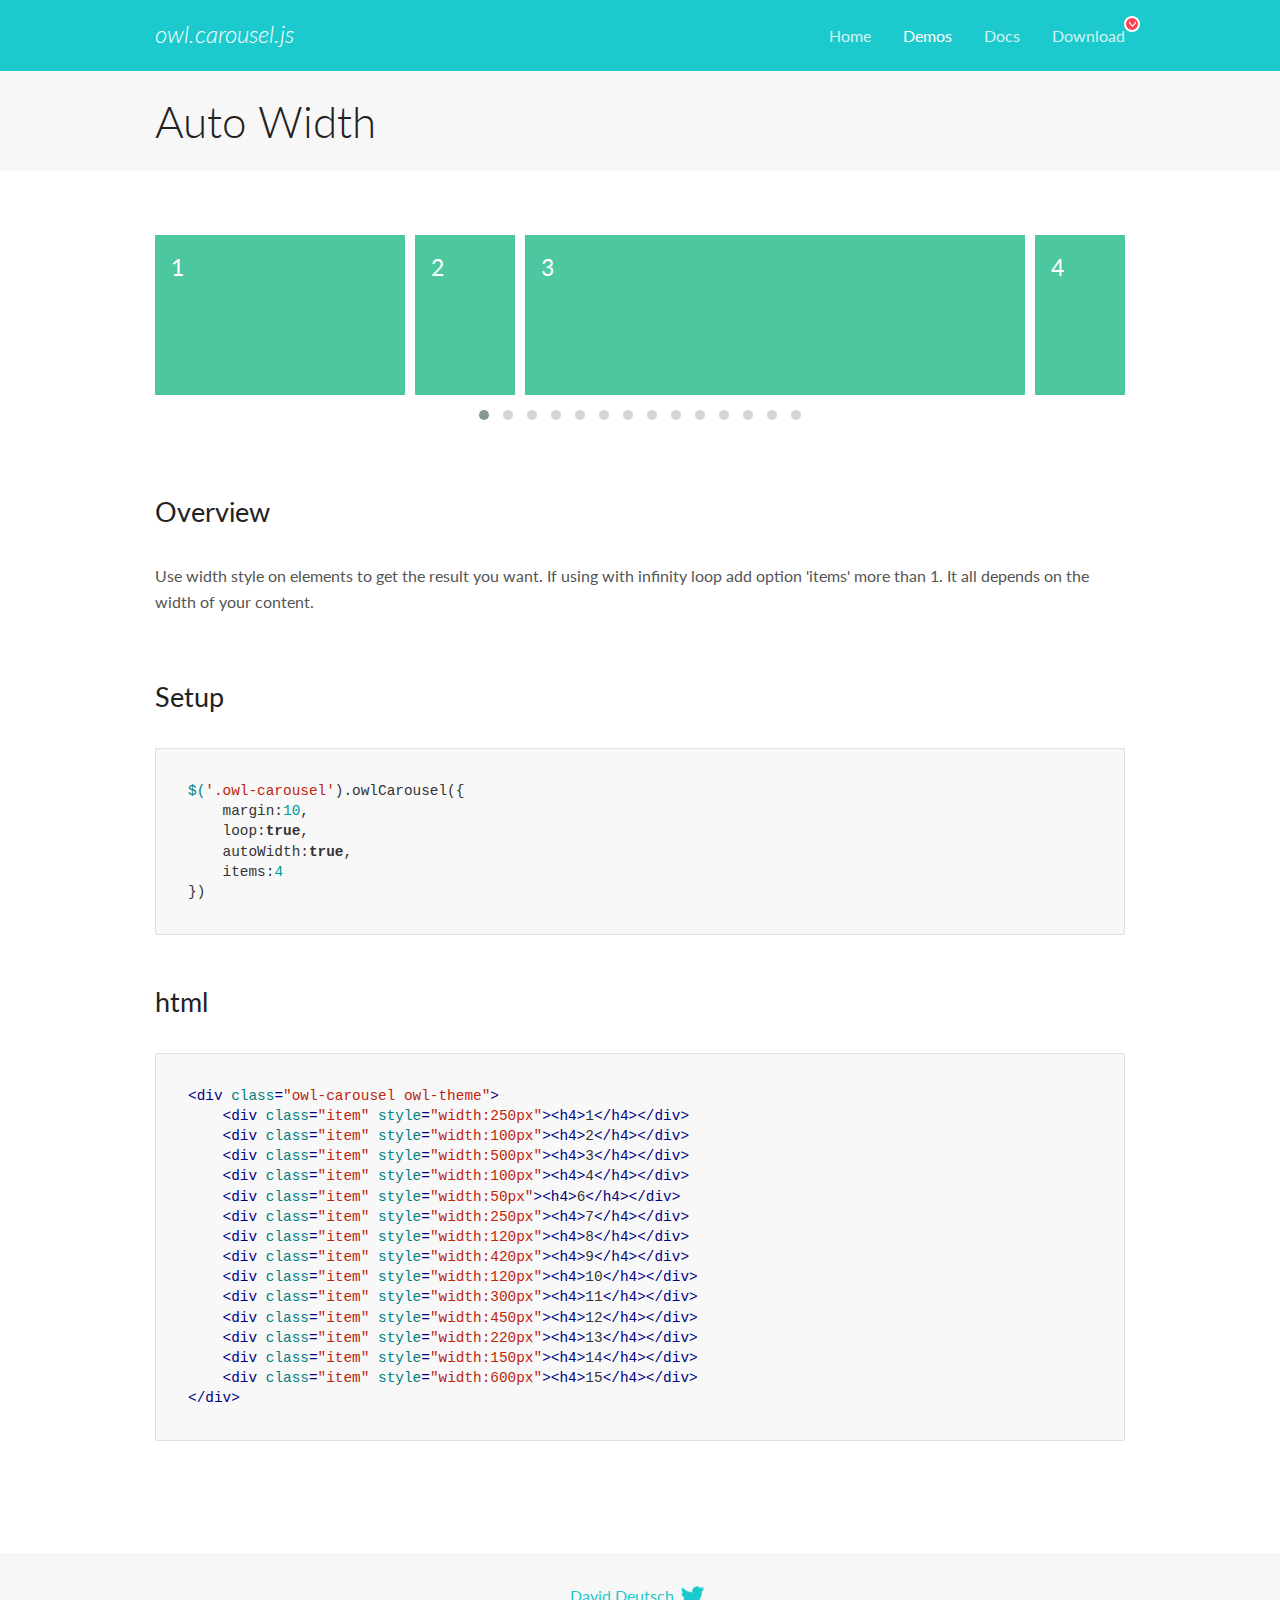
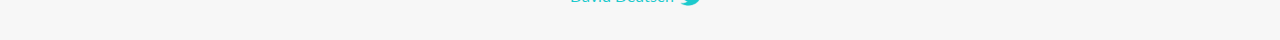
<file: webagency/OwlCarousel2-2.3.4/docs/demos/autowidth.html>
<!DOCTYPE html>
<html lang="en">
  <head>

    <!-- head -->
    <meta charset="utf-8">
    <meta name="msapplication-tap-highlight" content="no" />
    <meta name="viewport" content="width=device-width, initial-scale=1.0" />
    <meta name="description" content="Auto Width">
    <meta name="author" content="David Deutsch">
    <title>
      Auto Width Demo | Owl Carousel | 2.3.4
    </title>

    <!-- Stylesheets -->
    <link href='https://fonts.googleapis.com/css?family=Lato:300,400,700,400italic,300italic' rel='stylesheet' type='text/css'>
    <link rel="stylesheet" href="../assets/css/docs.theme.min.css">

    <!-- Owl Stylesheets -->
    <link rel="stylesheet" href="../assets/owlcarousel/assets/owl.carousel.min.css">
    <link rel="stylesheet" href="../assets/owlcarousel/assets/owl.theme.default.min.css">

    <!-- HTML5 shim and Respond.js IE8 support of HTML5 elements and media queries -->

    <!--[if lt IE 9]>
      <script src="https://oss.maxcdn.com/libs/html5shiv/3.7.0/html5shiv.js"></script>
      <script src="https://oss.maxcdn.com/libs/respond.js/1.3.0/respond.min.js"></script>
    <![endif]-->

    <!-- Favicons -->
    <link rel="apple-touch-icon-precomposed" sizes="144x144" href="../assets/ico/apple-touch-icon-144-precomposed.png">
    <link rel="shortcut icon" href="../assets/ico/favicon.png">
    <link rel="shortcut icon" href="favicon.ico">

    <!-- Yeah i know js should not be in header. Its required for demos.-->

    <!-- javascript -->
    <script src="../assets/vendors/jquery.min.js"></script>
    <script src="../assets/owlcarousel/owl.carousel.js"></script>
  </head>
  <body>

    <!-- header -->
    <header class="header">
      <div class="row">
        <div class="large-12 columns">
          <div class="brand left">
            <h3>
              <a href="/OwlCarousel2/">owl.carousel.js</a> 
            </h3>
          </div>
          <a id="toggle-nav" class="right">
            <span></span> <span></span> <span></span> 
          </a> 
          <div class="nav-bar">
            <ul class="clearfix">
              <li> <a href="/OwlCarousel2/index.html">Home</a>  </li>
              <li class="active">
                <a href="/OwlCarousel2/demos/demos.html">Demos</a> 
              </li>
              <li> <a href="/OwlCarousel2/docs/started-welcome.html">Docs</a>  </li>
              <li>
                <a href="https://github.com/OwlCarousel2/OwlCarousel2/archive/2.3.4.zip">Download</a> 
                <span class="download"></span> 
              </li>
            </ul>
          </div>
        </div>
      </div>
    </header>

    <!-- title -->
    <section class="title">
      <div class="row">
        <div class="large-12 columns">
          <h1>Auto Width</h1>
        </div>
      </div>
    </section>

    <!--  Demos -->
    <section id="demos">
      <div class="row">
        <div class="large-12 columns">
          <div class="owl-carousel owl-theme">
            <div class="item" style="width:250px">
              <h4>1</h4>
            </div>
            <div class="item" style="width:100px">
              <h4>2</h4>
            </div>
            <div class="item" style="width:500px">
              <h4>3</h4>
            </div>
            <div class="item" style="width:100px">
              <h4>4</h4>
            </div>
            <div class="item" style="width:50px">
              <h4>6</h4>
            </div>
            <div class="item" style="width:250px">
              <h4>7</h4>
            </div>
            <div class="item" style="width:120px">
              <h4>8</h4>
            </div>
            <div class="item" style="width:420px">
              <h4>9</h4>
            </div>
            <div class="item" style="width:120px">
              <h4>10</h4>
            </div>
            <div class="item" style="width:300px">
              <h4>11</h4>
            </div>
            <div class="item" style="width:450px">
              <h4>12</h4>
            </div>
            <div class="item" style="width:220px">
              <h4>13</h4>
            </div>
            <div class="item" style="width:150px">
              <h4>14</h4>
            </div>
            <div class="item" style="width:600px">
              <h4>15</h4>
            </div>
          </div>
          <h3 id="overview">Overview</h3>
          <p>Use width style on elements to get the result you want. If using with infinity loop add option &#39;items&#39; more than 1. It all depends on the width of your content.</p>
          <h3 id="setup">Setup</h3>
          <pre><code>$(&#39;.owl-carousel&#39;).owlCarousel({
    margin:10,
    loop:true,
    autoWidth:true,
    items:4
})</code></pre>
          <h3 id="html">html</h3>
          <pre><code>&lt;div class=&quot;owl-carousel owl-theme&quot;&gt;
    &lt;div class=&quot;item&quot; style=&quot;width:250px&quot;&gt;&lt;h4&gt;1&lt;/h4&gt;&lt;/div&gt;
    &lt;div class=&quot;item&quot; style=&quot;width:100px&quot;&gt;&lt;h4&gt;2&lt;/h4&gt;&lt;/div&gt;
    &lt;div class=&quot;item&quot; style=&quot;width:500px&quot;&gt;&lt;h4&gt;3&lt;/h4&gt;&lt;/div&gt;
    &lt;div class=&quot;item&quot; style=&quot;width:100px&quot;&gt;&lt;h4&gt;4&lt;/h4&gt;&lt;/div&gt;
    &lt;div class=&quot;item&quot; style=&quot;width:50px&quot;&gt;&lt;h4&gt;6&lt;/h4&gt;&lt;/div&gt;
    &lt;div class=&quot;item&quot; style=&quot;width:250px&quot;&gt;&lt;h4&gt;7&lt;/h4&gt;&lt;/div&gt;
    &lt;div class=&quot;item&quot; style=&quot;width:120px&quot;&gt;&lt;h4&gt;8&lt;/h4&gt;&lt;/div&gt;
    &lt;div class=&quot;item&quot; style=&quot;width:420px&quot;&gt;&lt;h4&gt;9&lt;/h4&gt;&lt;/div&gt;
    &lt;div class=&quot;item&quot; style=&quot;width:120px&quot;&gt;&lt;h4&gt;10&lt;/h4&gt;&lt;/div&gt;
    &lt;div class=&quot;item&quot; style=&quot;width:300px&quot;&gt;&lt;h4&gt;11&lt;/h4&gt;&lt;/div&gt;
    &lt;div class=&quot;item&quot; style=&quot;width:450px&quot;&gt;&lt;h4&gt;12&lt;/h4&gt;&lt;/div&gt;
    &lt;div class=&quot;item&quot; style=&quot;width:220px&quot;&gt;&lt;h4&gt;13&lt;/h4&gt;&lt;/div&gt;
    &lt;div class=&quot;item&quot; style=&quot;width:150px&quot;&gt;&lt;h4&gt;14&lt;/h4&gt;&lt;/div&gt;
    &lt;div class=&quot;item&quot; style=&quot;width:600px&quot;&gt;&lt;h4&gt;15&lt;/h4&gt;&lt;/div&gt;
&lt;/div&gt;</code></pre>
          <script>
            $(document).ready(function() {
              $('.owl-carousel').owlCarousel({
                margin: 10,
                loop: true,
                autoWidth: true,
                items: 4
              })
            })
          </script>
        </div>
      </div>
    </section>

    <!-- footer -->
    <footer class="footer">
      <div class="row">
        <div class="large-12 columns">
          <h5>
            <a href="/OwlCarousel2/docs/support-contact.html">David Deutsch</a> 
            <a id="custom-tweet-button" href="https://twitter.com/share?url=https://github.com/OwlCarousel2/OwlCarousel2&text=Owl Carousel - This is so awesome! " target="_blank"></a> 
          </h5>
        </div>
      </div>
    </footer>

    <!-- vendors -->
    <script src="../assets/vendors/highlight.js"></script>
    <script src="../assets/js/app.js"></script>
  </body>
</html>
</file>
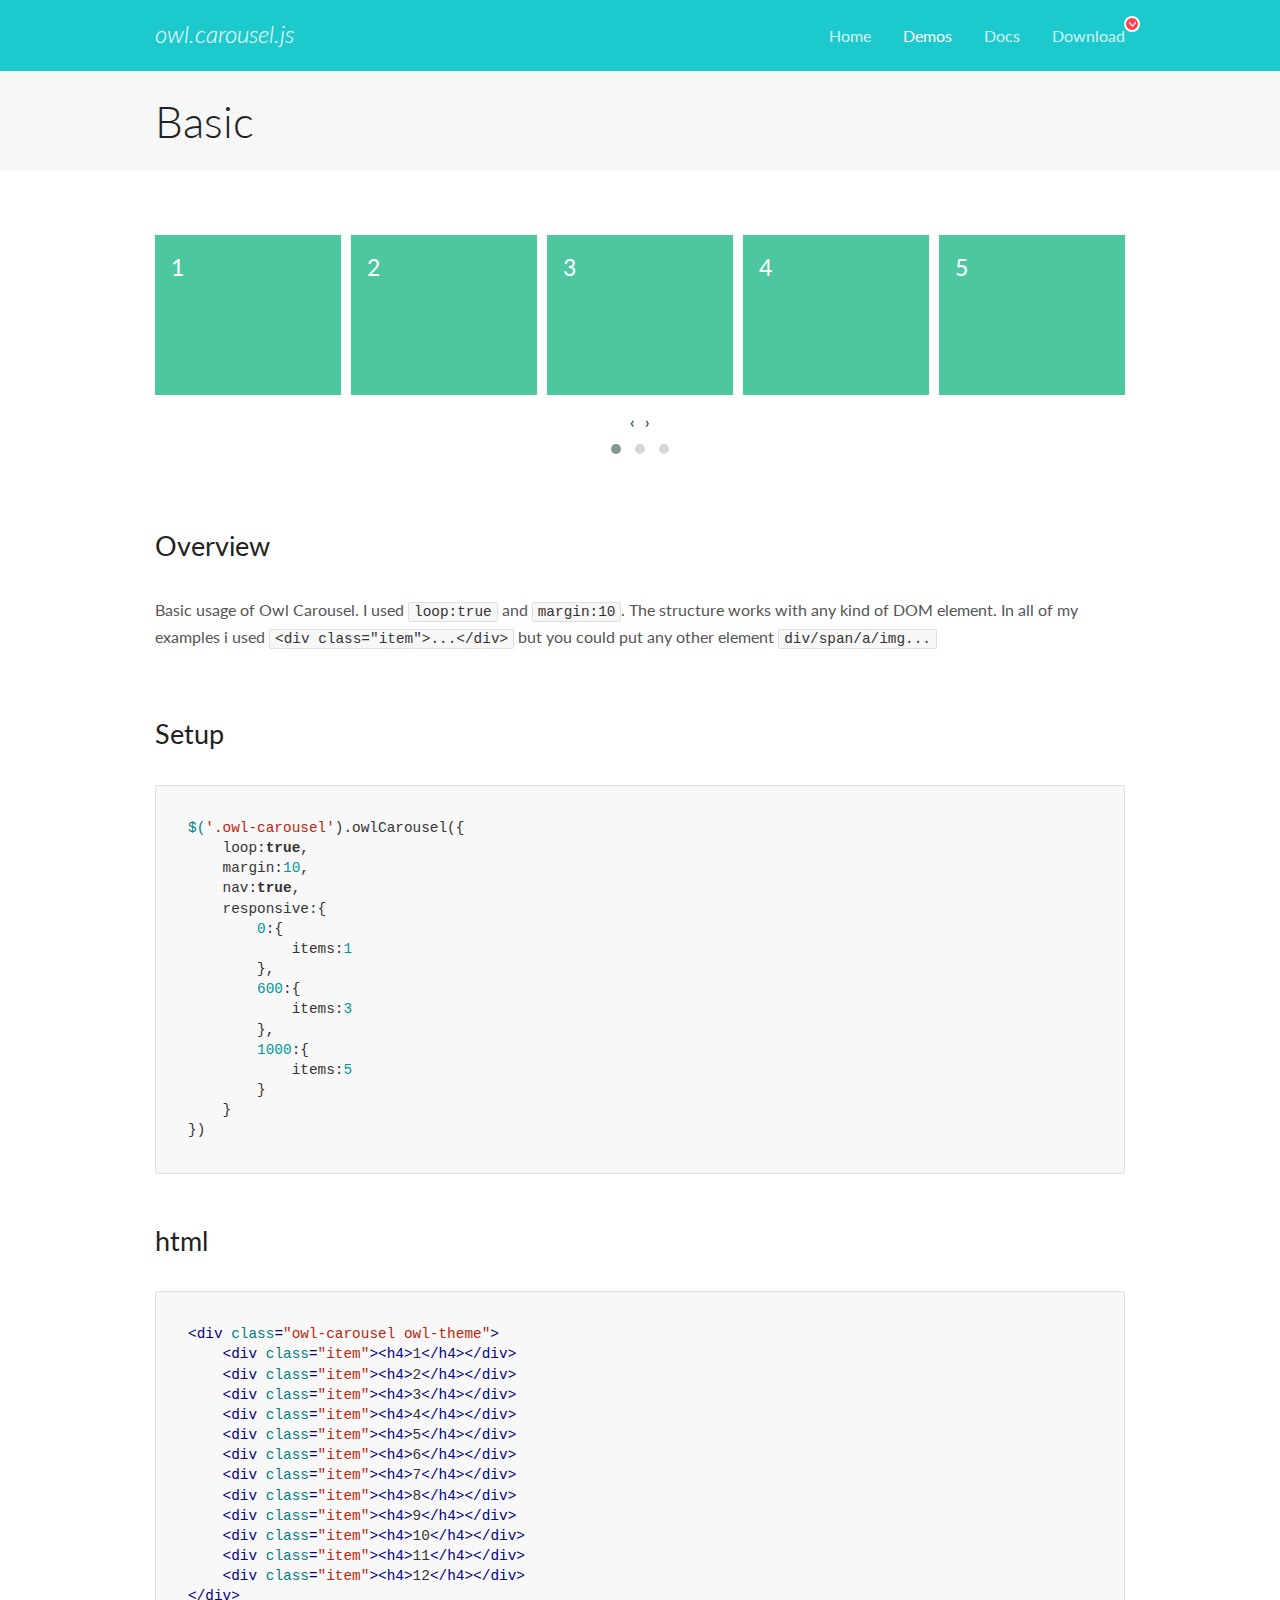
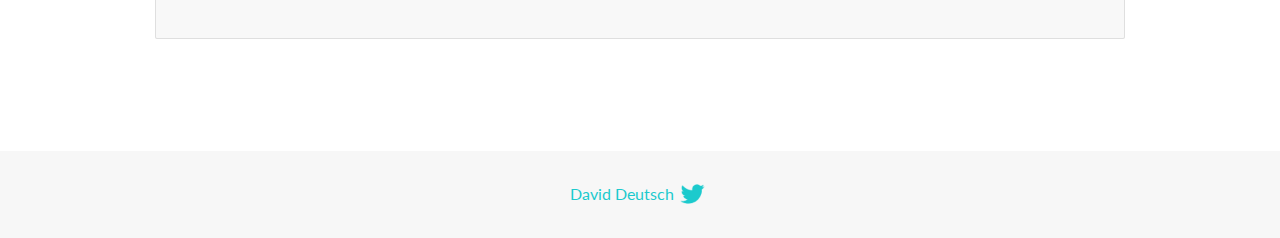
<file: webagency/OwlCarousel2-2.3.4/docs/demos/basic.html>
<!DOCTYPE html>
<html lang="en">
  <head>

    <!-- head -->
    <meta charset="utf-8">
    <meta name="msapplication-tap-highlight" content="no" />
    <meta name="viewport" content="width=device-width, initial-scale=1.0" />
    <meta name="description" content="Basic usage demo">
    <meta name="author" content="David Deutsch">
    <title>
      Basic Demo | Owl Carousel | 2.3.4
    </title>

    <!-- Stylesheets -->
    <link href='https://fonts.googleapis.com/css?family=Lato:300,400,700,400italic,300italic' rel='stylesheet' type='text/css'>
    <link rel="stylesheet" href="../assets/css/docs.theme.min.css">

    <!-- Owl Stylesheets -->
    <link rel="stylesheet" href="../assets/owlcarousel/assets/owl.carousel.min.css">
    <link rel="stylesheet" href="../assets/owlcarousel/assets/owl.theme.default.min.css">

    <!-- HTML5 shim and Respond.js IE8 support of HTML5 elements and media queries -->

    <!--[if lt IE 9]>
      <script src="https://oss.maxcdn.com/libs/html5shiv/3.7.0/html5shiv.js"></script>
      <script src="https://oss.maxcdn.com/libs/respond.js/1.3.0/respond.min.js"></script>
    <![endif]-->

    <!-- Favicons -->
    <link rel="apple-touch-icon-precomposed" sizes="144x144" href="../assets/ico/apple-touch-icon-144-precomposed.png">
    <link rel="shortcut icon" href="../assets/ico/favicon.png">
    <link rel="shortcut icon" href="favicon.ico">

    <!-- Yeah i know js should not be in header. Its required for demos.-->

    <!-- javascript -->
    <script src="../assets/vendors/jquery.min.js"></script>
    <script src="../assets/owlcarousel/owl.carousel.js"></script>
  </head>
  <body>

    <!-- header -->
    <header class="header">
      <div class="row">
        <div class="large-12 columns">
          <div class="brand left">
            <h3>
              <a href="/OwlCarousel2/">owl.carousel.js</a> 
            </h3>
          </div>
          <a id="toggle-nav" class="right">
            <span></span> <span></span> <span></span> 
          </a> 
          <div class="nav-bar">
            <ul class="clearfix">
              <li> <a href="/OwlCarousel2/index.html">Home</a>  </li>
              <li class="active">
                <a href="/OwlCarousel2/demos/demos.html">Demos</a> 
              </li>
              <li> <a href="/OwlCarousel2/docs/started-welcome.html">Docs</a>  </li>
              <li>
                <a href="https://github.com/OwlCarousel2/OwlCarousel2/archive/2.3.4.zip">Download</a> 
                <span class="download"></span> 
              </li>
            </ul>
          </div>
        </div>
      </div>
    </header>

    <!-- title -->
    <section class="title">
      <div class="row">
        <div class="large-12 columns">
          <h1>Basic</h1>
        </div>
      </div>
    </section>

    <!--  Demos -->
    <section id="demos">
      <div class="row">
        <div class="large-12 columns">
          <div class="owl-carousel owl-theme">
            <div class="item">
              <h4>1</h4>
            </div>
            <div class="item">
              <h4>2</h4>
            </div>
            <div class="item">
              <h4>3</h4>
            </div>
            <div class="item">
              <h4>4</h4>
            </div>
            <div class="item">
              <h4>5</h4>
            </div>
            <div class="item">
              <h4>6</h4>
            </div>
            <div class="item">
              <h4>7</h4>
            </div>
            <div class="item">
              <h4>8</h4>
            </div>
            <div class="item">
              <h4>9</h4>
            </div>
            <div class="item">
              <h4>10</h4>
            </div>
            <div class="item">
              <h4>11</h4>
            </div>
            <div class="item">
              <h4>12</h4>
            </div>
          </div>
          <h3 id="overview">Overview</h3>
          <p>Basic usage of Owl Carousel. I used <code>loop:true</code> and <code>margin:10</code>. The structure works with any kind of DOM element. In all of my examples i used <code>&lt;div class=&quot;item&quot;&gt;...&lt;/div&gt;</code> but you could
            put any other element <code>div/span/a/img...</code></p>
          <h3 id="setup">Setup</h3>
          <pre><code>$(&#39;.owl-carousel&#39;).owlCarousel({
    loop:true,
    margin:10,
    nav:true,
    responsive:{
        0:{
            items:1
        },
        600:{
            items:3
        },
        1000:{
            items:5
        }
    }
})</code></pre>
          <h3 id="html">html</h3>
          <pre><code>&lt;div class=&quot;owl-carousel owl-theme&quot;&gt;
    &lt;div class=&quot;item&quot;&gt;&lt;h4&gt;1&lt;/h4&gt;&lt;/div&gt;
    &lt;div class=&quot;item&quot;&gt;&lt;h4&gt;2&lt;/h4&gt;&lt;/div&gt;
    &lt;div class=&quot;item&quot;&gt;&lt;h4&gt;3&lt;/h4&gt;&lt;/div&gt;
    &lt;div class=&quot;item&quot;&gt;&lt;h4&gt;4&lt;/h4&gt;&lt;/div&gt;
    &lt;div class=&quot;item&quot;&gt;&lt;h4&gt;5&lt;/h4&gt;&lt;/div&gt;
    &lt;div class=&quot;item&quot;&gt;&lt;h4&gt;6&lt;/h4&gt;&lt;/div&gt;
    &lt;div class=&quot;item&quot;&gt;&lt;h4&gt;7&lt;/h4&gt;&lt;/div&gt;
    &lt;div class=&quot;item&quot;&gt;&lt;h4&gt;8&lt;/h4&gt;&lt;/div&gt;
    &lt;div class=&quot;item&quot;&gt;&lt;h4&gt;9&lt;/h4&gt;&lt;/div&gt;
    &lt;div class=&quot;item&quot;&gt;&lt;h4&gt;10&lt;/h4&gt;&lt;/div&gt;
    &lt;div class=&quot;item&quot;&gt;&lt;h4&gt;11&lt;/h4&gt;&lt;/div&gt;
    &lt;div class=&quot;item&quot;&gt;&lt;h4&gt;12&lt;/h4&gt;&lt;/div&gt;
&lt;/div&gt;</code></pre>
          <script>
            $(document).ready(function() {
              var owl = $('.owl-carousel');
              owl.owlCarousel({
                margin: 10,
                nav: true,
                loop: true,
                responsive: {
                  0: {
                    items: 1
                  },
                  600: {
                    items: 3
                  },
                  1000: {
                    items: 5
                  }
                }
              })
            })
          </script>
        </div>
      </div>
    </section>

    <!-- footer -->
    <footer class="footer">
      <div class="row">
        <div class="large-12 columns">
          <h5>
            <a href="/OwlCarousel2/docs/support-contact.html">David Deutsch</a> 
            <a id="custom-tweet-button" href="https://twitter.com/share?url=https://github.com/OwlCarousel2/OwlCarousel2&text=Owl Carousel - This is so awesome! " target="_blank"></a> 
          </h5>
        </div>
      </div>
    </footer>

    <!-- vendors -->
    <script src="../assets/vendors/highlight.js"></script>
    <script src="../assets/js/app.js"></script>
  </body>
</html>
</file>
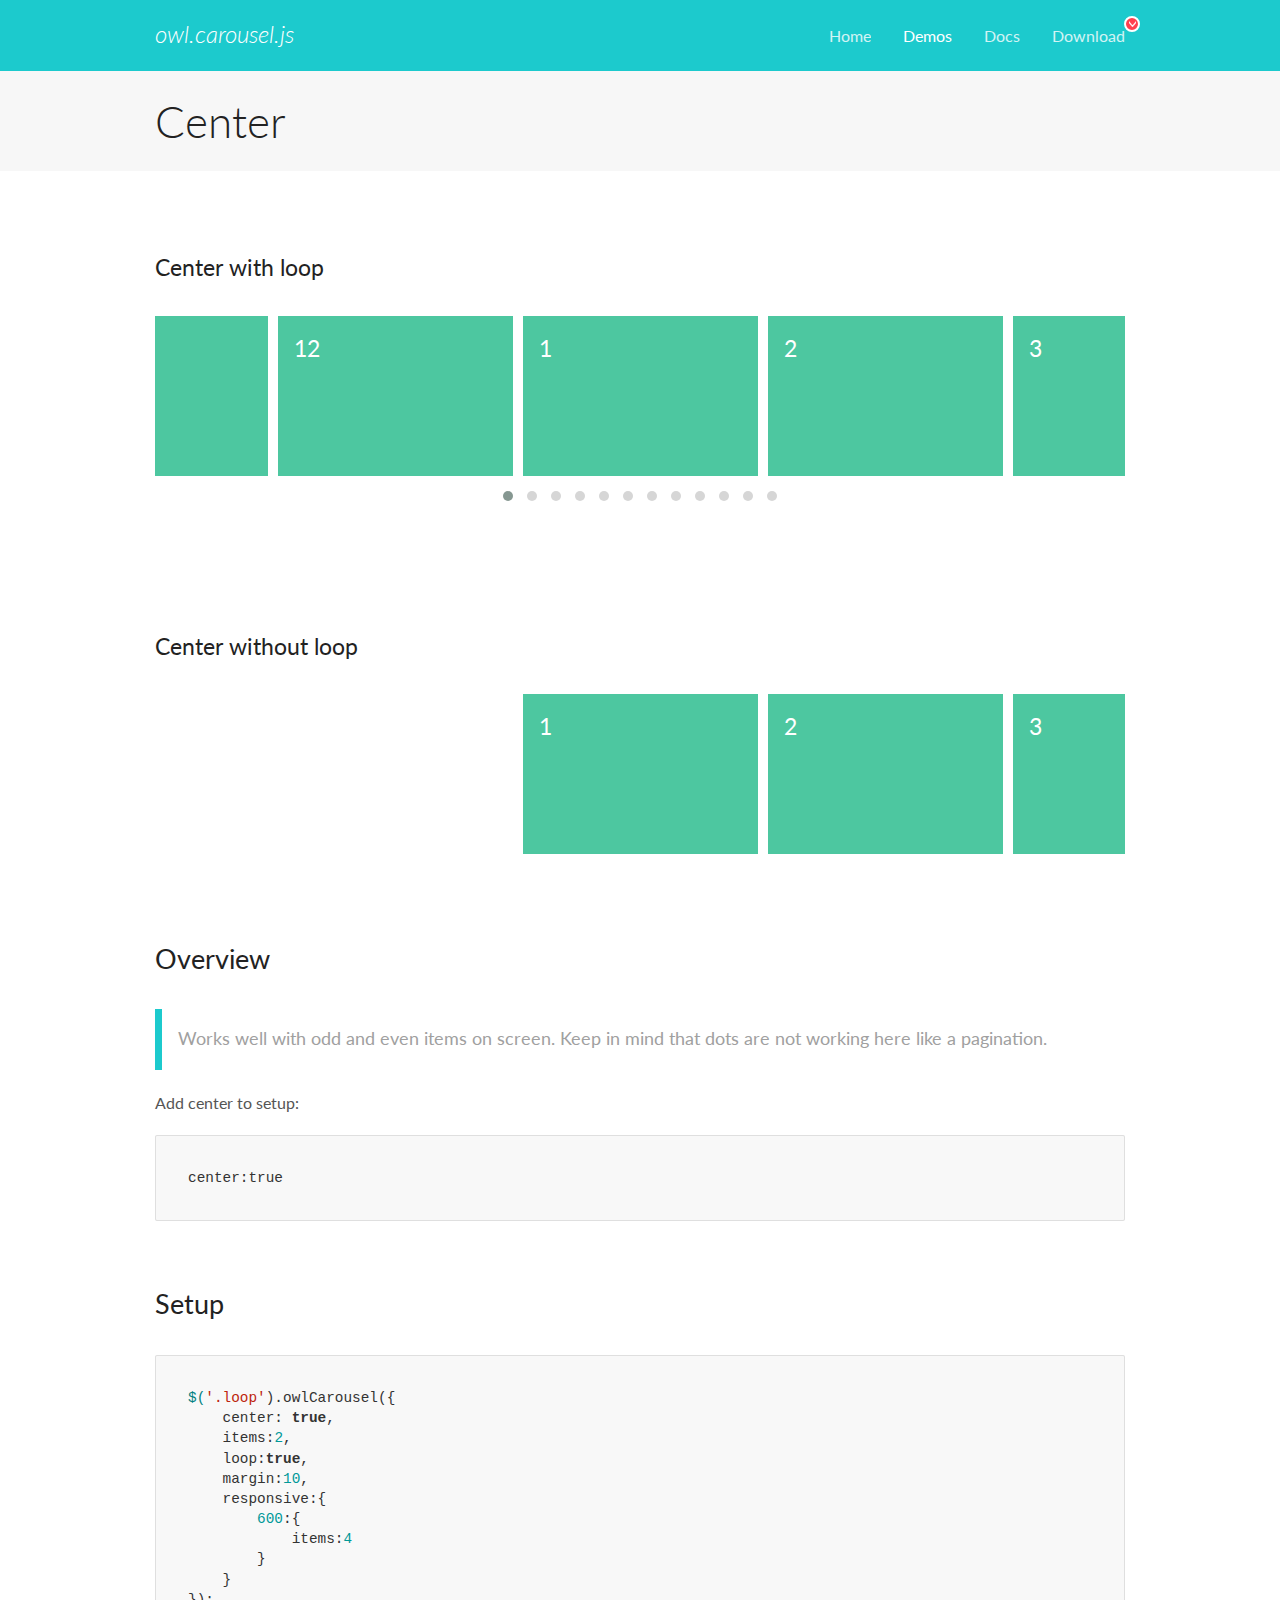
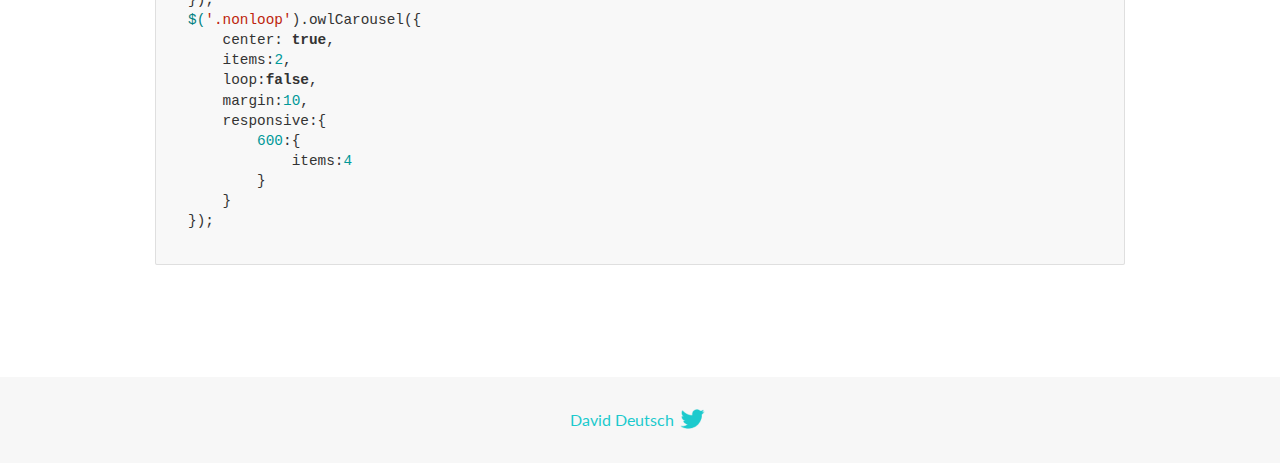
<file: webagency/OwlCarousel2-2.3.4/docs/demos/center.html>
<!DOCTYPE html>
<html lang="en">
  <head>

    <!-- head -->
    <meta charset="utf-8">
    <meta name="msapplication-tap-highlight" content="no" />
    <meta name="viewport" content="width=device-width, initial-scale=1.0" />
    <meta name="description" content="Center carousel">
    <meta name="author" content="David Deutsch">
    <title>
      Center Demo | Owl Carousel | 2.3.4
    </title>

    <!-- Stylesheets -->
    <link href='https://fonts.googleapis.com/css?family=Lato:300,400,700,400italic,300italic' rel='stylesheet' type='text/css'>
    <link rel="stylesheet" href="../assets/css/docs.theme.min.css">

    <!-- Owl Stylesheets -->
    <link rel="stylesheet" href="../assets/owlcarousel/assets/owl.carousel.min.css">
    <link rel="stylesheet" href="../assets/owlcarousel/assets/owl.theme.default.min.css">

    <!-- HTML5 shim and Respond.js IE8 support of HTML5 elements and media queries -->

    <!--[if lt IE 9]>
      <script src="https://oss.maxcdn.com/libs/html5shiv/3.7.0/html5shiv.js"></script>
      <script src="https://oss.maxcdn.com/libs/respond.js/1.3.0/respond.min.js"></script>
    <![endif]-->

    <!-- Favicons -->
    <link rel="apple-touch-icon-precomposed" sizes="144x144" href="../assets/ico/apple-touch-icon-144-precomposed.png">
    <link rel="shortcut icon" href="../assets/ico/favicon.png">
    <link rel="shortcut icon" href="favicon.ico">

    <!-- Yeah i know js should not be in header. Its required for demos.-->

    <!-- javascript -->
    <script src="../assets/vendors/jquery.min.js"></script>
    <script src="../assets/owlcarousel/owl.carousel.js"></script>
  </head>
  <body>

    <!-- header -->
    <header class="header">
      <div class="row">
        <div class="large-12 columns">
          <div class="brand left">
            <h3>
              <a href="/OwlCarousel2/">owl.carousel.js</a> 
            </h3>
          </div>
          <a id="toggle-nav" class="right">
            <span></span> <span></span> <span></span> 
          </a> 
          <div class="nav-bar">
            <ul class="clearfix">
              <li> <a href="/OwlCarousel2/index.html">Home</a>  </li>
              <li class="active">
                <a href="/OwlCarousel2/demos/demos.html">Demos</a> 
              </li>
              <li> <a href="/OwlCarousel2/docs/started-welcome.html">Docs</a>  </li>
              <li>
                <a href="https://github.com/OwlCarousel2/OwlCarousel2/archive/2.3.4.zip">Download</a> 
                <span class="download"></span> 
              </li>
            </ul>
          </div>
        </div>
      </div>
    </header>

    <!-- title -->
    <section class="title">
      <div class="row">
        <div class="large-12 columns">
          <h1>Center</h1>
        </div>
      </div>
    </section>

    <!--  Demos -->
    <section id="demos">
      <div class="row">
        <div class="large-12 columns">
          <h4 id="center-with-loop">Center with loop</h4>
          <div class="loop owl-carousel owl-theme">
            <div class="item">
              <h4>1</h4>
            </div>
            <div class="item">
              <h4>2</h4>
            </div>
            <div class="item">
              <h4>3</h4>
            </div>
            <div class="item">
              <h4>4</h4>
            </div>
            <div class="item">
              <h4>5</h4>
            </div>
            <div class="item">
              <h4>6</h4>
            </div>
            <div class="item">
              <h4>7</h4>
            </div>
            <div class="item">
              <h4>8</h4>
            </div>
            <div class="item">
              <h4>9</h4>
            </div>
            <div class="item">
              <h4>10</h4>
            </div>
            <div class="item">
              <h4>11</h4>
            </div>
            <div class="item">
              <h4>12</h4>
            </div>
          </div>
          <br>
          <h4 id="center-without-loop">Center without loop</h4>
          <div class="nonloop owl-carousel">
            <div class="item">
              <h4>1</h4>
            </div>
            <div class="item">
              <h4>2</h4>
            </div>
            <div class="item">
              <h4>3</h4>
            </div>
            <div class="item">
              <h4>4</h4>
            </div>
            <div class="item">
              <h4>5</h4>
            </div>
            <div class="item">
              <h4>6</h4>
            </div>
            <div class="item">
              <h4>7</h4>
            </div>
            <div class="item">
              <h4>8</h4>
            </div>
            <div class="item">
              <h4>9</h4>
            </div>
            <div class="item">
              <h4>10</h4>
            </div>
            <div class="item">
              <h4>11</h4>
            </div>
            <div class="item">
              <h4>12</h4>
            </div>
          </div>
          <h3 id="overview">Overview</h3>
          <blockquote>
            <p>Works well with odd and even items on screen. Keep in mind that dots are not working here like a pagination.</p>
          </blockquote>
          <p>Add center to setup:</p>
          <pre><code>center:true</code></pre>
          <h3 id="setup">Setup</h3>
          <pre><code>$(&#39;.loop&#39;).owlCarousel({
    center: true,
    items:2,
    loop:true,
    margin:10,
    responsive:{
        600:{
            items:4
        }
    }
});
$(&#39;.nonloop&#39;).owlCarousel({
    center: true,
    items:2,
    loop:false,
    margin:10,
    responsive:{
        600:{
            items:4
        }
    }
});</code></pre>
          <script>
            jQuery(document).ready(function($) {
              $('.loop').owlCarousel({
                center: true,
                items: 2,
                loop: true,
                margin: 10,
                responsive: {
                  600: {
                    items: 4
                  }
                }
              });
              $('.nonloop').owlCarousel({
                center: true,
                items: 2,
                loop: false,
                margin: 10,
                responsive: {
                  600: {
                    items: 4
                  }
                }
              });
            });
          </script>
        </div>
      </div>
    </section>

    <!-- footer -->
    <footer class="footer">
      <div class="row">
        <div class="large-12 columns">
          <h5>
            <a href="/OwlCarousel2/docs/support-contact.html">David Deutsch</a> 
            <a id="custom-tweet-button" href="https://twitter.com/share?url=https://github.com/OwlCarousel2/OwlCarousel2&text=Owl Carousel - This is so awesome! " target="_blank"></a> 
          </h5>
        </div>
      </div>
    </footer>

    <!-- vendors -->
    <script src="../assets/vendors/highlight.js"></script>
    <script src="../assets/js/app.js"></script>
  </body>
</html>
</file>
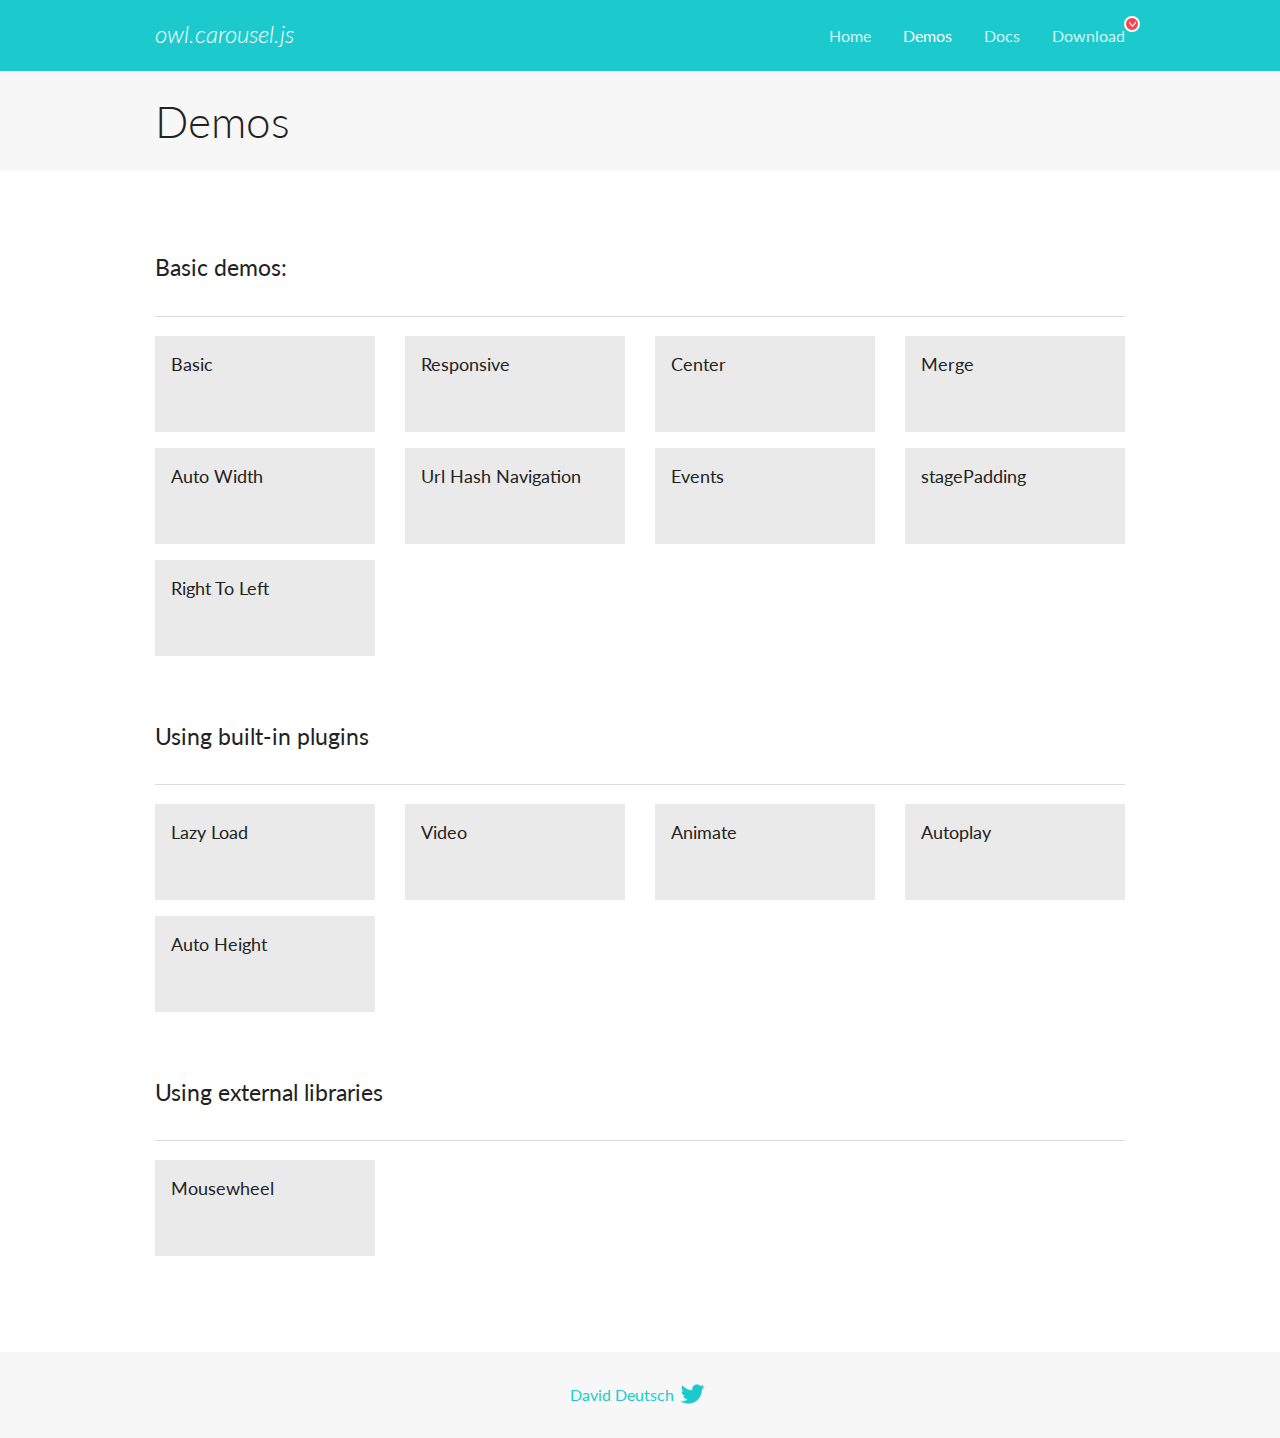
<file: webagency/OwlCarousel2-2.3.4/docs/demos/demos.html>
<!DOCTYPE html>
<html lang="en">
  <head>

    <!-- head -->
    <meta charset="utf-8">
    <meta name="msapplication-tap-highlight" content="no" />
    <meta name="viewport" content="width=device-width, initial-scale=1.0" />
    <meta name="description" content="A list of Owl Carousel examples.">
    <meta name="author" content="David Deutsch">
    <title>
      Demos | Owl Carousel | 2.3.4
    </title>

    <!-- Stylesheets -->
    <link href='https://fonts.googleapis.com/css?family=Lato:300,400,700,400italic,300italic' rel='stylesheet' type='text/css'>
    <link rel="stylesheet" href="../assets/css/docs.theme.min.css">

    <!-- Owl Stylesheets -->
    <link rel="stylesheet" href="../assets/owlcarousel/assets/owl.carousel.min.css">
    <link rel="stylesheet" href="../assets/owlcarousel/assets/owl.theme.default.min.css">

    <!-- HTML5 shim and Respond.js IE8 support of HTML5 elements and media queries -->

    <!--[if lt IE 9]>
      <script src="https://oss.maxcdn.com/libs/html5shiv/3.7.0/html5shiv.js"></script>
      <script src="https://oss.maxcdn.com/libs/respond.js/1.3.0/respond.min.js"></script>
    <![endif]-->

    <!-- Favicons -->
    <link rel="apple-touch-icon-precomposed" sizes="144x144" href="../assets/ico/apple-touch-icon-144-precomposed.png">
    <link rel="shortcut icon" href="../assets/ico/favicon.png">
    <link rel="shortcut icon" href="favicon.ico">

    <!-- Yeah i know js should not be in header. Its required for demos.-->

    <!-- javascript -->
    <script src="../assets/vendors/jquery.min.js"></script>
    <script src="../assets/owlcarousel/owl.carousel.js"></script>
  </head>
  <body>

    <!-- header -->
    <header class="header">
      <div class="row">
        <div class="large-12 columns">
          <div class="brand left">
            <h3>
              <a href="/OwlCarousel2/">owl.carousel.js</a> 
            </h3>
          </div>
          <a id="toggle-nav" class="right">
            <span></span> <span></span> <span></span> 
          </a> 
          <div class="nav-bar">
            <ul class="clearfix">
              <li> <a href="/OwlCarousel2/index.html">Home</a>  </li>
              <li class="active">
                <a href="/OwlCarousel2/demos/demos.html">Demos</a> 
              </li>
              <li> <a href="/OwlCarousel2/docs/started-welcome.html">Docs</a>  </li>
              <li>
                <a href="https://github.com/OwlCarousel2/OwlCarousel2/archive/2.3.4.zip">Download</a> 
                <span class="download"></span> 
              </li>
            </ul>
          </div>
        </div>
      </div>
    </header>

    <!-- title -->
    <section class="title">
      <div class="row">
        <div class="large-12 columns">
          <h1>Demos</h1>
        </div>
      </div>
    </section>

    <!--  Demos -->
    <section id="demos">
      <div class="row">
        <div class="large-12 columns">
          <h4 id="basic-demos-">Basic demos:</h4>
          <hr>
          <div class="demo-list">
            <div class="row">
              <div class="small-6 medium-4 large-3 columns">
                <a href="basic.html" class="demo-block">
                  <h5>Basic </h5>
                </a> 
              </div>
              <div class="small-6 medium-4 large-3 columns">
                <a href="responsive.html" class="demo-block">
                  <h5>Responsive </h5>
                </a> 
              </div>
              <div class="small-6 medium-4 large-3 columns">
                <a href="center.html" class="demo-block">
                  <h5>Center </h5>
                </a> 
              </div>
              <div class="small-6 medium-4 large-3 columns">
                <a href="merge.html" class="demo-block">
                  <h5>Merge </h5>
                </a> 
              </div>
              <div class="small-6 medium-4 large-3 columns">
                <a href="autowidth.html" class="demo-block">
                  <h5>Auto Width </h5>
                </a> 
              </div>
              <div class="small-6 medium-4 large-3 columns">
                <a href="urlhashnav.html" class="demo-block">
                  <h5>Url Hash Navigation </h5>
                </a> 
              </div>
              <div class="small-6 medium-4 large-3 columns">
                <a href="events.html" class="demo-block">
                  <h5>Events </h5>
                </a> 
              </div>
              <div class="small-6 medium-4 large-3 columns">
                <a href="stagepadding.html" class="demo-block">
                  <h5>stagePadding </h5>
                </a> 
              </div>
              <div class="small-6 medium-4 large-3 columns">
                <a href="rtl.html" class="demo-block">
                  <h5>Right To Left </h5>
                </a> 
              </div>
            </div>
          </div>
          <h4 id="using-built-in-plugins">Using built-in plugins</h4>
          <hr>
          <div class="demo-list">
            <div class="row">
              <div class="small-6 medium-4 large-3 columns">
                <a href="lazyLoad.html" class="demo-block">
                  <h5>Lazy Load </h5>
                </a> 
              </div>
              <div class="small-6 medium-4 large-3 columns">
                <a href="video.html" class="demo-block">
                  <h5>Video </h5>
                </a> 
              </div>
              <div class="small-6 medium-4 large-3 columns">
                <a href="animate.html" class="demo-block">
                  <h5>Animate </h5>
                </a> 
              </div>
              <div class="small-6 medium-4 large-3 columns">
                <a href="autoplay.html" class="demo-block">
                  <h5>Autoplay </h5>
                </a> 
              </div>
              <div class="small-6 medium-4 large-3 columns">
                <a href="autoheight.html" class="demo-block">
                  <h5>Auto Height </h5>
                </a> 
              </div>
            </div>
          </div>
          <h4 id="using-external-libraries">Using external libraries</h4>
          <hr>
          <div class="demo-list">
            <div class="row">
              <div class="small-6 medium-4 large-3 columns">
                <a href="mousewheel.html" class="demo-block">
                  <h5>Mousewheel </h5>
                </a> 
              </div>
            </div>
          </div>
        </div>
      </div>
    </section>

    <!-- footer -->
    <footer class="footer">
      <div class="row">
        <div class="large-12 columns">
          <h5>
            <a href="/OwlCarousel2/docs/support-contact.html">David Deutsch</a> 
            <a id="custom-tweet-button" href="https://twitter.com/share?url=https://github.com/OwlCarousel2/OwlCarousel2&text=Owl Carousel - This is so awesome! " target="_blank"></a> 
          </h5>
        </div>
      </div>
    </footer>

    <!-- vendors -->
    <script src="../assets/vendors/highlight.js"></script>
    <script src="../assets/js/app.js"></script>
  </body>
</html>
</file>
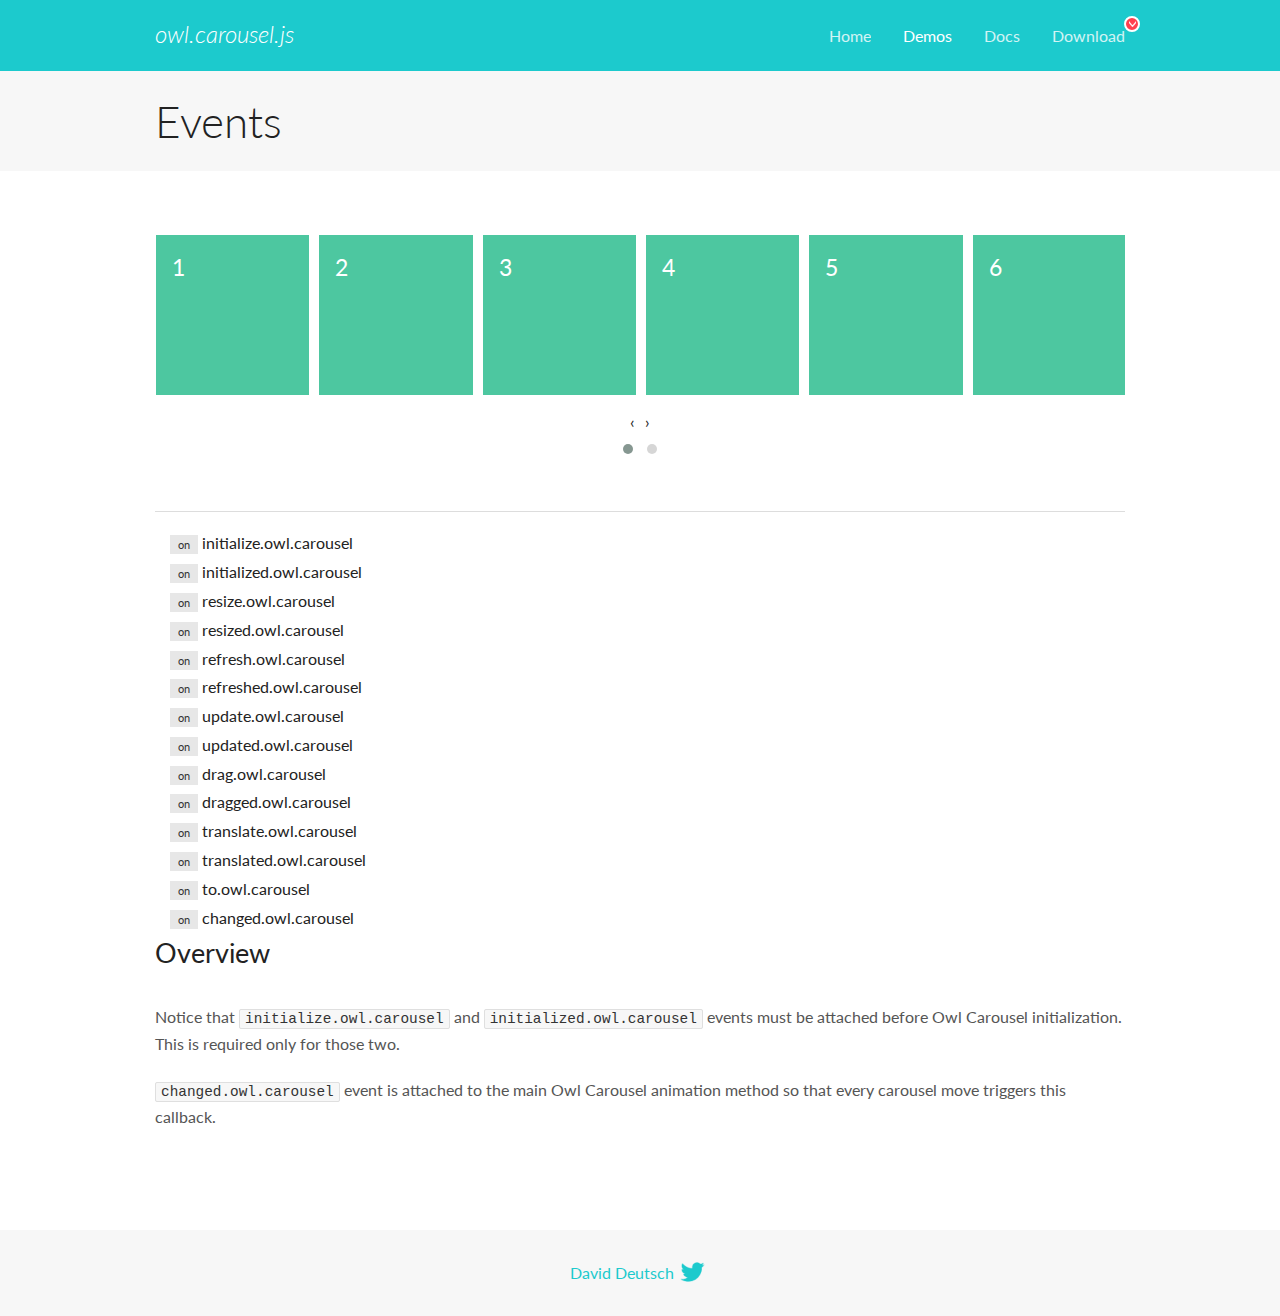
<file: webagency/OwlCarousel2-2.3.4/docs/demos/events.html>
<!DOCTYPE html>
<html lang="en">
  <head>

    <!-- head -->
    <meta charset="utf-8">
    <meta name="msapplication-tap-highlight" content="no" />
    <meta name="viewport" content="width=device-width, initial-scale=1.0" />
    <meta name="description" content="Events usage demo">
    <meta name="author" content="David Deutsch">
    <title>
      Events Demo | Owl Carousel | 2.3.4
    </title>

    <!-- Stylesheets -->
    <link href='https://fonts.googleapis.com/css?family=Lato:300,400,700,400italic,300italic' rel='stylesheet' type='text/css'>
    <link rel="stylesheet" href="../assets/css/docs.theme.min.css">

    <!-- Owl Stylesheets -->
    <link rel="stylesheet" href="../assets/owlcarousel/assets/owl.carousel.min.css">
    <link rel="stylesheet" href="../assets/owlcarousel/assets/owl.theme.default.min.css">

    <!-- HTML5 shim and Respond.js IE8 support of HTML5 elements and media queries -->

    <!--[if lt IE 9]>
      <script src="https://oss.maxcdn.com/libs/html5shiv/3.7.0/html5shiv.js"></script>
      <script src="https://oss.maxcdn.com/libs/respond.js/1.3.0/respond.min.js"></script>
    <![endif]-->

    <!-- Favicons -->
    <link rel="apple-touch-icon-precomposed" sizes="144x144" href="../assets/ico/apple-touch-icon-144-precomposed.png">
    <link rel="shortcut icon" href="../assets/ico/favicon.png">
    <link rel="shortcut icon" href="favicon.ico">

    <!-- Yeah i know js should not be in header. Its required for demos.-->

    <!-- javascript -->
    <script src="../assets/vendors/jquery.min.js"></script>
    <script src="../assets/owlcarousel/owl.carousel.js"></script>
  </head>
  <body>

    <!-- header -->
    <header class="header">
      <div class="row">
        <div class="large-12 columns">
          <div class="brand left">
            <h3>
              <a href="/OwlCarousel2/">owl.carousel.js</a> 
            </h3>
          </div>
          <a id="toggle-nav" class="right">
            <span></span> <span></span> <span></span> 
          </a> 
          <div class="nav-bar">
            <ul class="clearfix">
              <li> <a href="/OwlCarousel2/index.html">Home</a>  </li>
              <li class="active">
                <a href="/OwlCarousel2/demos/demos.html">Demos</a> 
              </li>
              <li> <a href="/OwlCarousel2/docs/started-welcome.html">Docs</a>  </li>
              <li>
                <a href="https://github.com/OwlCarousel2/OwlCarousel2/archive/2.3.4.zip">Download</a> 
                <span class="download"></span> 
              </li>
            </ul>
          </div>
        </div>
      </div>
    </header>

    <!-- title -->
    <section class="title">
      <div class="row">
        <div class="large-12 columns">
          <h1>Events</h1>
        </div>
      </div>
    </section>

    <!--  Demos -->
    <section id="demos">
      <div class="row">
        <div class="large-12 columns">
          <div class="owl-carousel owl-theme">
            <div class="item">
              <h4>1</h4>
            </div>
            <div class="item">
              <h4>2</h4>
            </div>
            <div class="item">
              <h4>3</h4>
            </div>
            <div class="item">
              <h4>4</h4>
            </div>
            <div class="item">
              <h4>5</h4>
            </div>
            <div class="item">
              <h4>6</h4>
            </div>
            <div class="item">
              <h4>7</h4>
            </div>
            <div class="item">
              <h4>8</h4>
            </div>
            <div class="item">
              <h4>9</h4>
            </div>
            <div class="item">
              <h4>10</h4>
            </div>
            <div class="item">
              <h4>11</h4>
            </div>
            <div class="item">
              <h4>12</h4>
            </div>
          </div>
          <hr>
          <div class="large-12 columns callbacks">
            <div><span class="label secondary initialize">on</span>  initialize.owl.carousel </div>
            <div><span class="label secondary initialized">on</span>  initialized.owl.carousel </div>
            <div><span class="label secondary resize">on</span>  resize.owl.carousel </div>
            <div><span class="label secondary resized">on</span>  resized.owl.carousel </div>
            <div><span class="label secondary refresh">on</span>  refresh.owl.carousel </div>
            <div><span class="label secondary refreshed">on</span>  refreshed.owl.carousel </div>
            <div><span class="label secondary update">on</span>  update.owl.carousel </div>
            <div><span class="label secondary updated">on</span>  updated.owl.carousel </div>
            <div><span class="label secondary drag">on</span>  drag.owl.carousel </div>
            <div><span class="label secondary dragged">on</span>  dragged.owl.carousel </div>
            <div><span class="label secondary translate">on</span>  translate.owl.carousel </div>
            <div><span class="label secondary translated">on</span>  translated.owl.carousel </div>
            <div><span class="label secondary to">on</span>  to.owl.carousel </div>
            <div><span class="label secondary changed">on</span>  changed.owl.carousel </div>
          </div>
          <h3 id="overview">Overview</h3>
          <p>Notice that <code>initialize.owl.carousel</code> and <code>initialized.owl.carousel</code> events must be attached before Owl Carousel initialization. This is required only for those two.</p>
          <p><code>changed.owl.carousel</code> event is attached to the main Owl Carousel animation method so that every carousel move triggers this callback.</p>
          <script>
            jQuery(document).ready(function($) {
              var owl = $('.owl-carousel');
              owl.on('initialize.owl.carousel initialized.owl.carousel ' +
                'initialize.owl.carousel initialize.owl.carousel ' +
                'resize.owl.carousel resized.owl.carousel ' +
                'refresh.owl.carousel refreshed.owl.carousel ' +
                'update.owl.carousel updated.owl.carousel ' +
                'drag.owl.carousel dragged.owl.carousel ' +
                'translate.owl.carousel translated.owl.carousel ' +
                'to.owl.carousel changed.owl.carousel',
                function(e) {
                  $('.' + e.type)
                    .removeClass('secondary')
                    .addClass('success');
                  window.setTimeout(function() {
                    $('.' + e.type)
                      .removeClass('success')
                      .addClass('secondary');
                  }, 500);
                });
              owl.owlCarousel({
                loop: true,
                nav: true,
                lazyLoad: true,
                margin: 10,
                video: true,
                responsive: {
                  0: {
                    items: 1
                  },
                  600: {
                    items: 3
                  },
                  960: {
                    items: 5,
                  },
                  1200: {
                    items: 6
                  }
                }
              });
            });
          </script>
        </div>
      </div>
    </section>

    <!-- footer -->
    <footer class="footer">
      <div class="row">
        <div class="large-12 columns">
          <h5>
            <a href="/OwlCarousel2/docs/support-contact.html">David Deutsch</a> 
            <a id="custom-tweet-button" href="https://twitter.com/share?url=https://github.com/OwlCarousel2/OwlCarousel2&text=Owl Carousel - This is so awesome! " target="_blank"></a> 
          </h5>
        </div>
      </div>
    </footer>

    <!-- vendors -->
    <script src="../assets/vendors/highlight.js"></script>
    <script src="../assets/js/app.js"></script>
  </body>
</html>
</file>
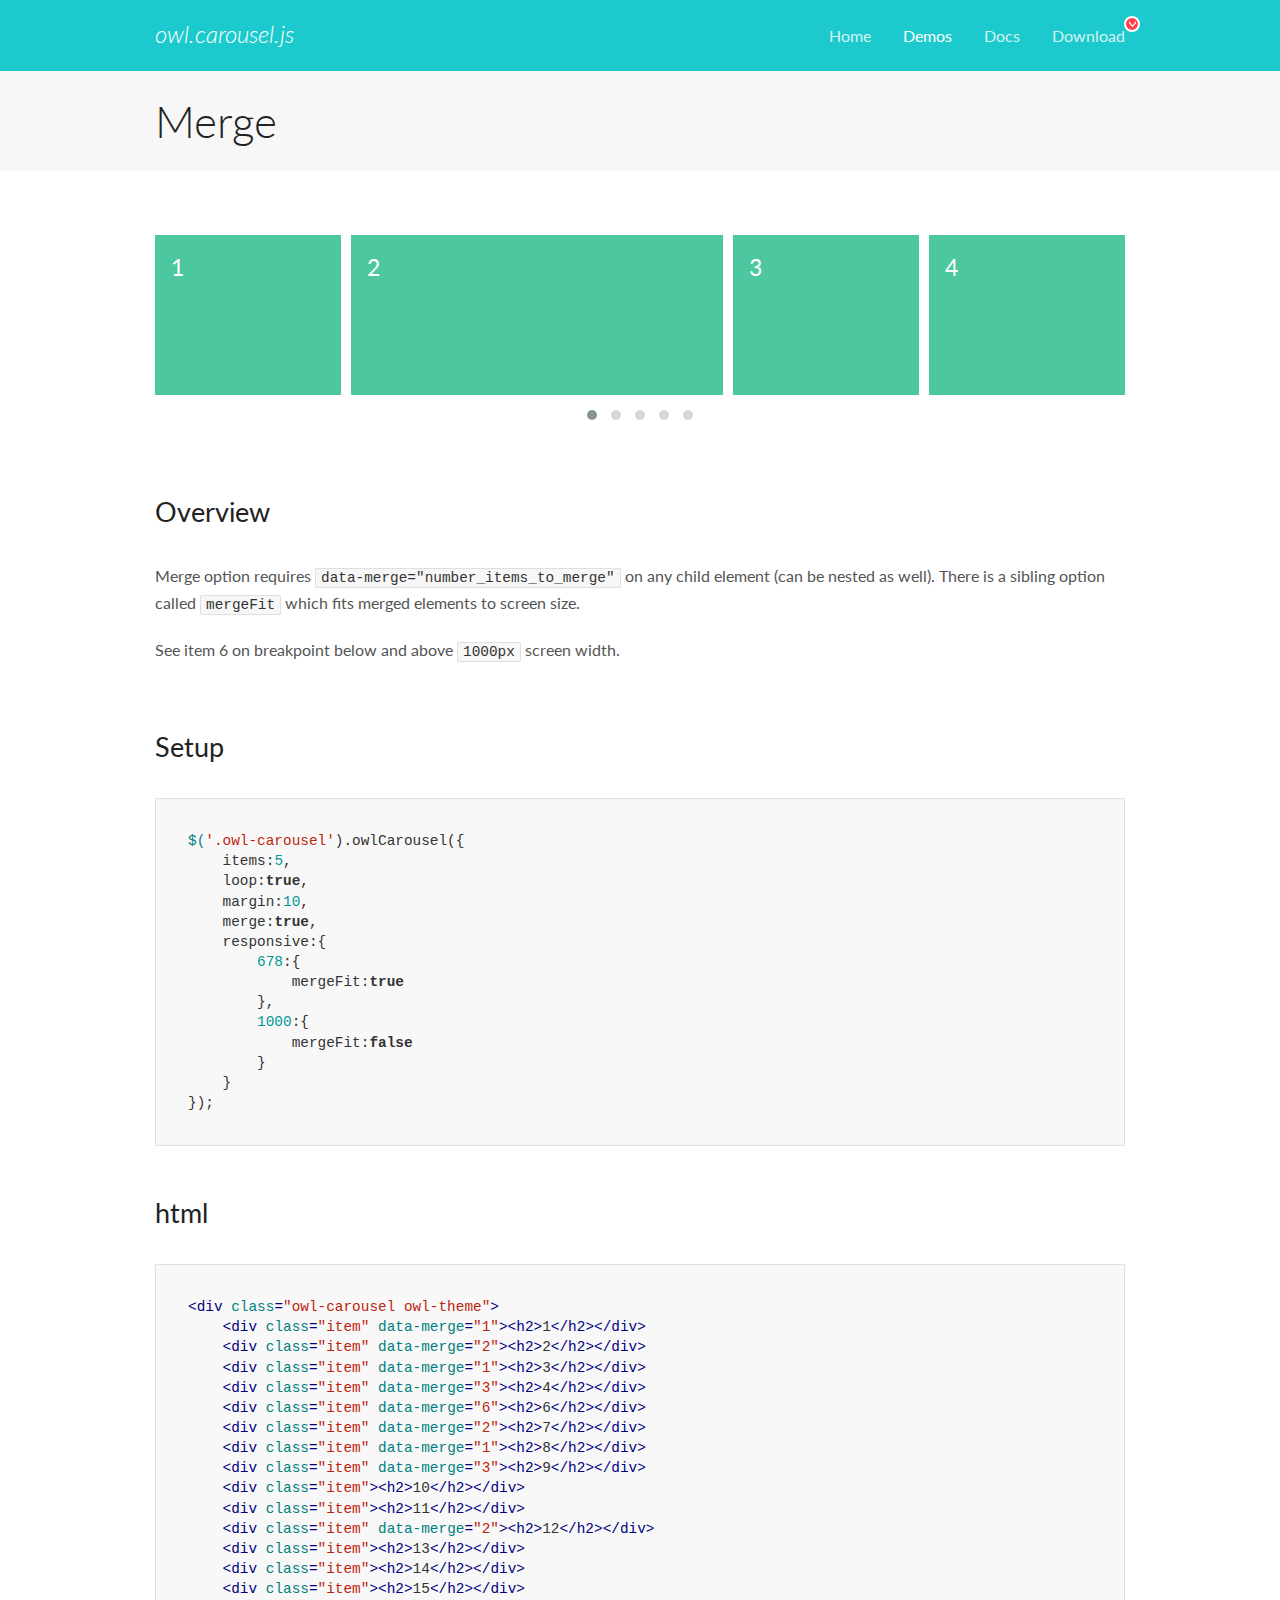
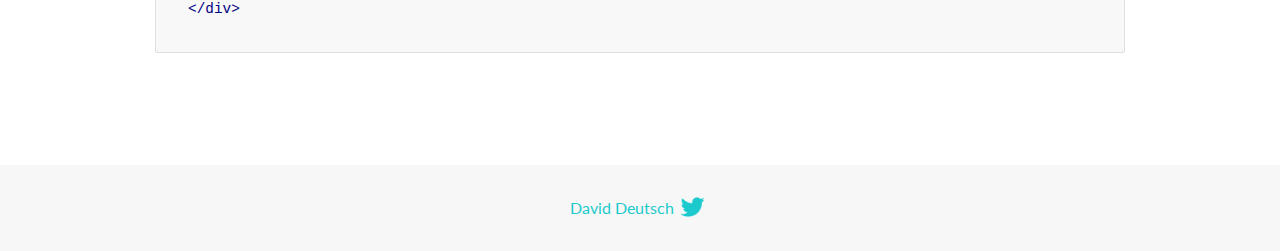
<file: webagency/OwlCarousel2-2.3.4/docs/demos/merge.html>
<!DOCTYPE html>
<html lang="en">
  <head>

    <!-- head -->
    <meta charset="utf-8">
    <meta name="msapplication-tap-highlight" content="no" />
    <meta name="viewport" content="width=device-width, initial-scale=1.0" />
    <meta name="description" content="Merge Items">
    <meta name="author" content="David Deutsch">
    <title>
      Merge Demo | Owl Carousel | 2.3.4
    </title>

    <!-- Stylesheets -->
    <link href='https://fonts.googleapis.com/css?family=Lato:300,400,700,400italic,300italic' rel='stylesheet' type='text/css'>
    <link rel="stylesheet" href="../assets/css/docs.theme.min.css">

    <!-- Owl Stylesheets -->
    <link rel="stylesheet" href="../assets/owlcarousel/assets/owl.carousel.min.css">
    <link rel="stylesheet" href="../assets/owlcarousel/assets/owl.theme.default.min.css">

    <!-- HTML5 shim and Respond.js IE8 support of HTML5 elements and media queries -->

    <!--[if lt IE 9]>
      <script src="https://oss.maxcdn.com/libs/html5shiv/3.7.0/html5shiv.js"></script>
      <script src="https://oss.maxcdn.com/libs/respond.js/1.3.0/respond.min.js"></script>
    <![endif]-->

    <!-- Favicons -->
    <link rel="apple-touch-icon-precomposed" sizes="144x144" href="../assets/ico/apple-touch-icon-144-precomposed.png">
    <link rel="shortcut icon" href="../assets/ico/favicon.png">
    <link rel="shortcut icon" href="favicon.ico">

    <!-- Yeah i know js should not be in header. Its required for demos.-->

    <!-- javascript -->
    <script src="../assets/vendors/jquery.min.js"></script>
    <script src="../assets/owlcarousel/owl.carousel.js"></script>
  </head>
  <body>

    <!-- header -->
    <header class="header">
      <div class="row">
        <div class="large-12 columns">
          <div class="brand left">
            <h3>
              <a href="/OwlCarousel2/">owl.carousel.js</a> 
            </h3>
          </div>
          <a id="toggle-nav" class="right">
            <span></span> <span></span> <span></span> 
          </a> 
          <div class="nav-bar">
            <ul class="clearfix">
              <li> <a href="/OwlCarousel2/index.html">Home</a>  </li>
              <li class="active">
                <a href="/OwlCarousel2/demos/demos.html">Demos</a> 
              </li>
              <li> <a href="/OwlCarousel2/docs/started-welcome.html">Docs</a>  </li>
              <li>
                <a href="https://github.com/OwlCarousel2/OwlCarousel2/archive/2.3.4.zip">Download</a> 
                <span class="download"></span> 
              </li>
            </ul>
          </div>
        </div>
      </div>
    </header>

    <!-- title -->
    <section class="title">
      <div class="row">
        <div class="large-12 columns">
          <h1>Merge</h1>
        </div>
      </div>
    </section>

    <!--  Demos -->
    <section id="demos">
      <div class="row">
        <div class="large-12 columns">
          <div class="owl-carousel owl-theme">
            <div class="item" data-merge="1">
              <h4>1</h4>
            </div>
            <div class="item" data-merge="2">
              <h4>2</h4>
            </div>
            <div class="item" data-merge="1">
              <h4>3</h4>
            </div>
            <div class="item" data-merge="3">
              <h4>4</h4>
            </div>
            <div class="item" data-merge="6">
              <h4>6</h4>
            </div>
            <div class="item" data-merge="2">
              <h4>7</h4>
            </div>
            <div class="item" data-merge="1">
              <h4>8</h4>
            </div>
            <div class="item" data-merge="3">
              <h4>9</h4>
            </div>
            <div class="item">
              <h4>10</h4>
            </div>
            <div class="item">
              <h4>11</h4>
            </div>
            <div class="item" data-merge="2">
              <h4>12</h4>
            </div>
            <div class="item">
              <h4>13</h4>
            </div>
            <div class="item">
              <h4>14</h4>
            </div>
            <div class="item">
              <h4>15</h4>
            </div>
          </div>
          <h3 id="overview">Overview</h3>
          <p>Merge option requires <code>data-merge=&quot;number_items_to_merge&quot;</code> on any child element (can be nested as well). There is a sibling option called <code>mergeFit</code> which fits merged elements to screen size. </p>
          <p>See item 6 on breakpoint below and above <code>1000px</code> screen width.</p>
          <h3 id="setup">Setup</h3>
          <pre><code>$(&#39;.owl-carousel&#39;).owlCarousel({
    items:5,
    loop:true,
    margin:10,
    merge:true,
    responsive:{
        678:{
            mergeFit:true
        },
        1000:{
            mergeFit:false
        }
    }
});</code></pre>
          <h3 id="html">html</h3>
          <pre><code>&lt;div class=&quot;owl-carousel owl-theme&quot;&gt;
    &lt;div class=&quot;item&quot; data-merge=&quot;1&quot;&gt;&lt;h2&gt;1&lt;/h2&gt;&lt;/div&gt;
    &lt;div class=&quot;item&quot; data-merge=&quot;2&quot;&gt;&lt;h2&gt;2&lt;/h2&gt;&lt;/div&gt;
    &lt;div class=&quot;item&quot; data-merge=&quot;1&quot;&gt;&lt;h2&gt;3&lt;/h2&gt;&lt;/div&gt;
    &lt;div class=&quot;item&quot; data-merge=&quot;3&quot;&gt;&lt;h2&gt;4&lt;/h2&gt;&lt;/div&gt;
    &lt;div class=&quot;item&quot; data-merge=&quot;6&quot;&gt;&lt;h2&gt;6&lt;/h2&gt;&lt;/div&gt;
    &lt;div class=&quot;item&quot; data-merge=&quot;2&quot;&gt;&lt;h2&gt;7&lt;/h2&gt;&lt;/div&gt;
    &lt;div class=&quot;item&quot; data-merge=&quot;1&quot;&gt;&lt;h2&gt;8&lt;/h2&gt;&lt;/div&gt;
    &lt;div class=&quot;item&quot; data-merge=&quot;3&quot;&gt;&lt;h2&gt;9&lt;/h2&gt;&lt;/div&gt;
    &lt;div class=&quot;item&quot;&gt;&lt;h2&gt;10&lt;/h2&gt;&lt;/div&gt;
    &lt;div class=&quot;item&quot;&gt;&lt;h2&gt;11&lt;/h2&gt;&lt;/div&gt;
    &lt;div class=&quot;item&quot; data-merge=&quot;2&quot;&gt;&lt;h2&gt;12&lt;/h2&gt;&lt;/div&gt;
    &lt;div class=&quot;item&quot;&gt;&lt;h2&gt;13&lt;/h2&gt;&lt;/div&gt;
    &lt;div class=&quot;item&quot;&gt;&lt;h2&gt;14&lt;/h2&gt;&lt;/div&gt;
    &lt;div class=&quot;item&quot;&gt;&lt;h2&gt;15&lt;/h2&gt;&lt;/div&gt;
&lt;/div&gt;</code></pre>
          <script>
            $(document).ready(function() {
              $('.owl-carousel').owlCarousel({
                items: 5,
                loop: true,
                margin: 10,
                merge: true,
                responsive: {
                  678: {
                    mergeFit: true
                  },
                  1000: {
                    mergeFit: false
                  }
                }
              });
            })
          </script>
        </div>
      </div>
    </section>

    <!-- footer -->
    <footer class="footer">
      <div class="row">
        <div class="large-12 columns">
          <h5>
            <a href="/OwlCarousel2/docs/support-contact.html">David Deutsch</a> 
            <a id="custom-tweet-button" href="https://twitter.com/share?url=https://github.com/OwlCarousel2/OwlCarousel2&text=Owl Carousel - This is so awesome! " target="_blank"></a> 
          </h5>
        </div>
      </div>
    </footer>

    <!-- vendors -->
    <script src="../assets/vendors/highlight.js"></script>
    <script src="../assets/js/app.js"></script>
  </body>
</html>
</file>
